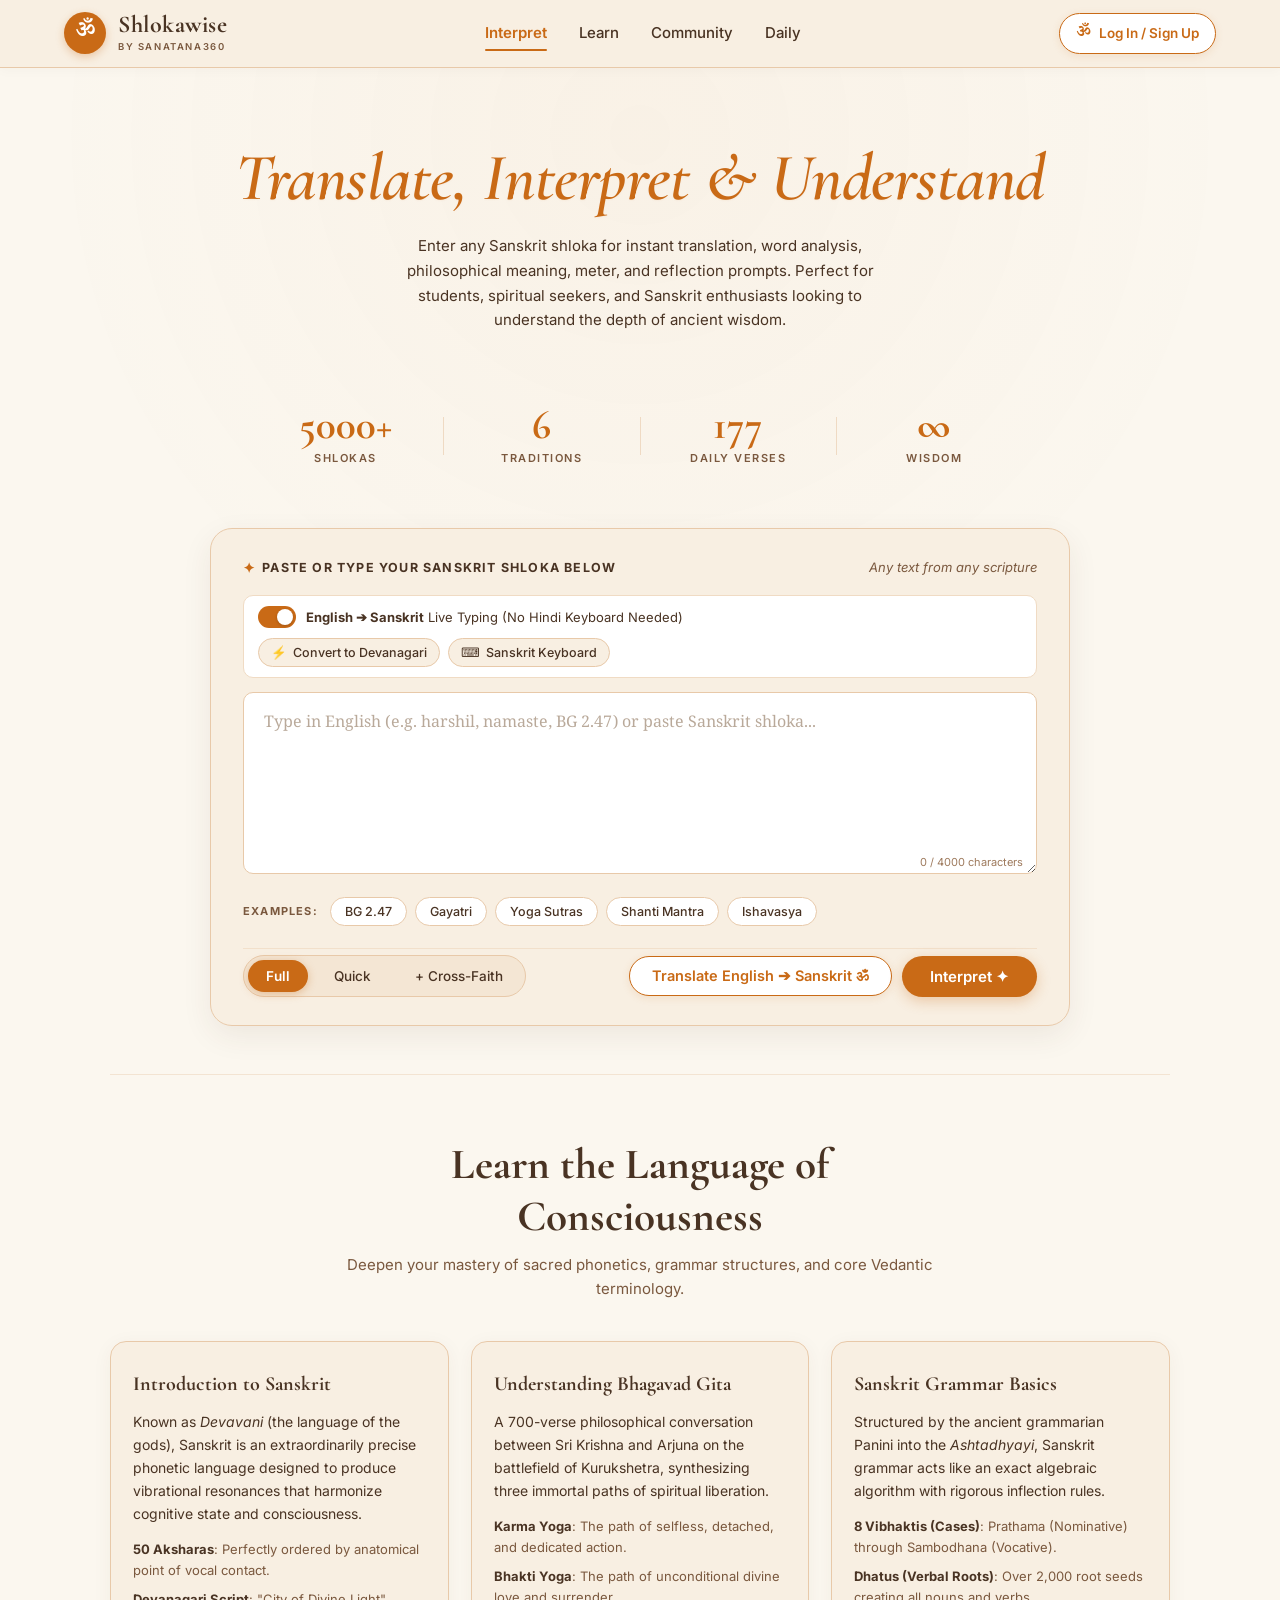
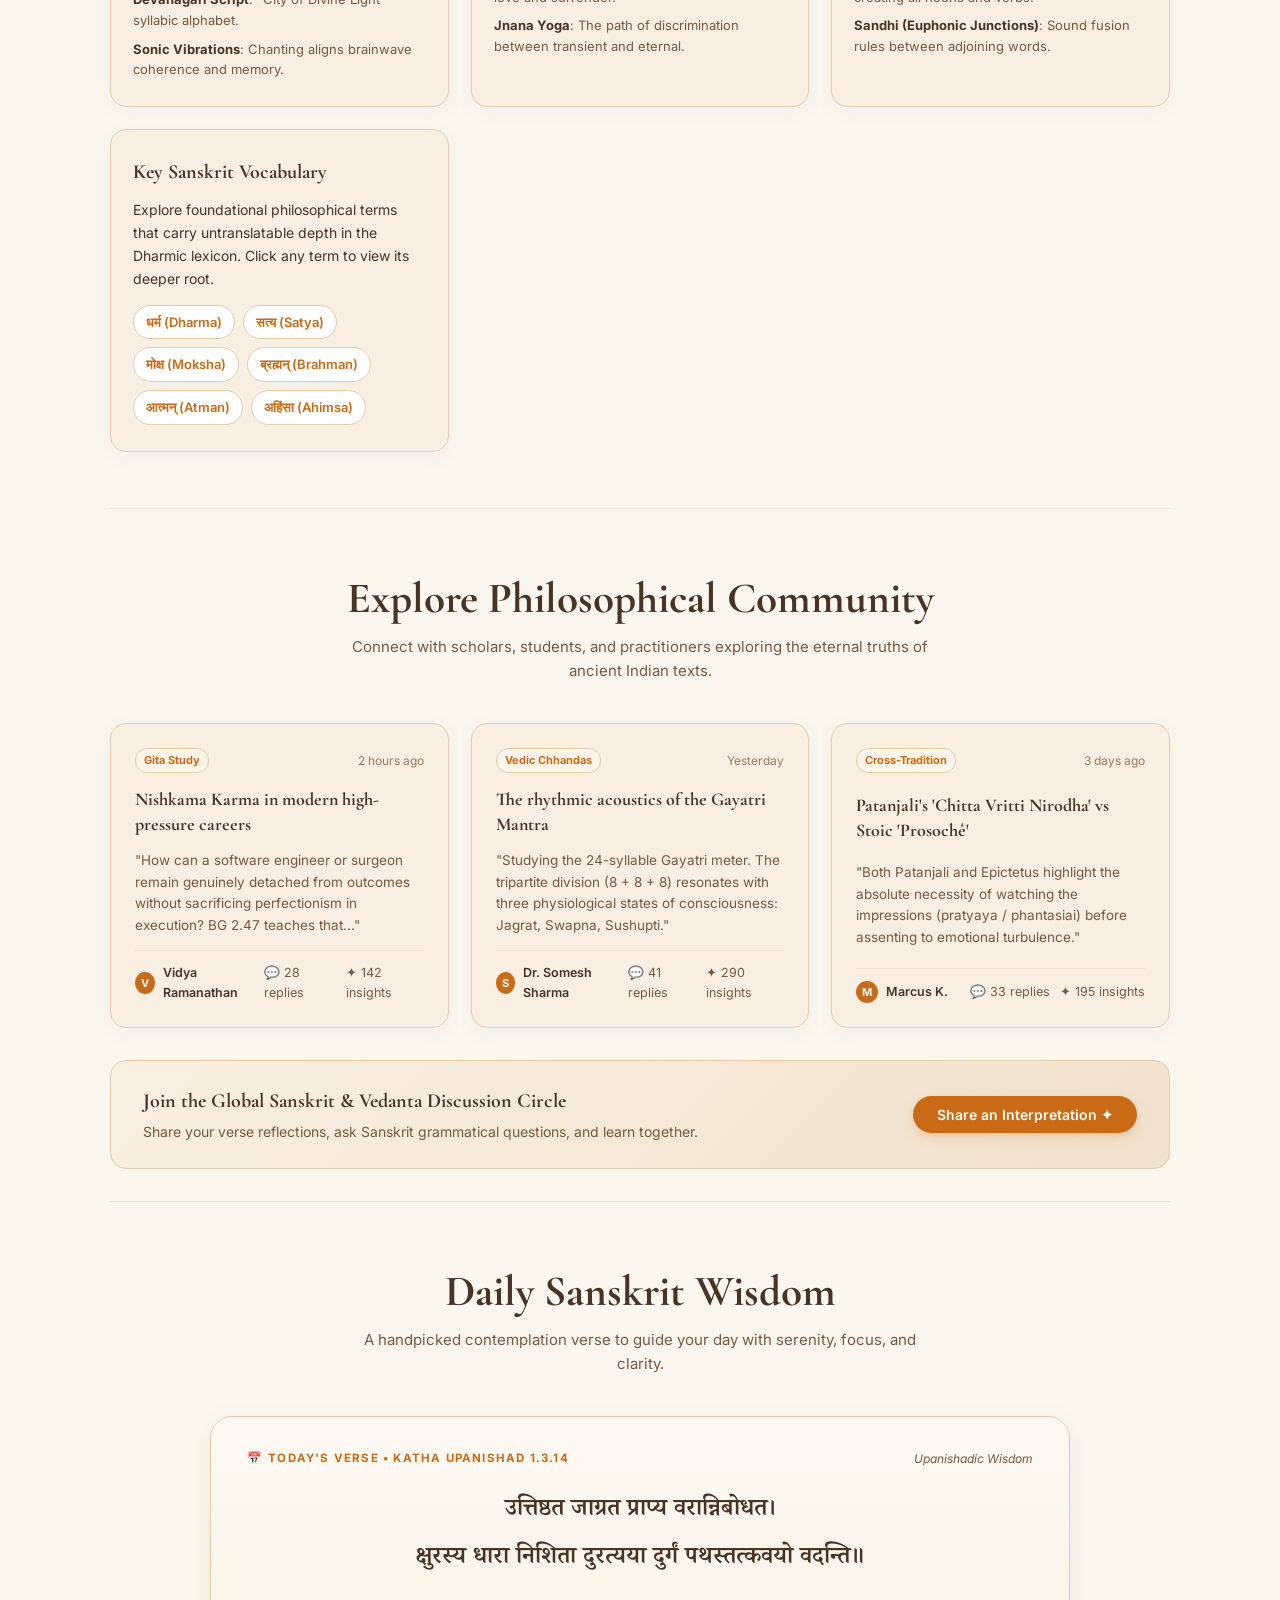
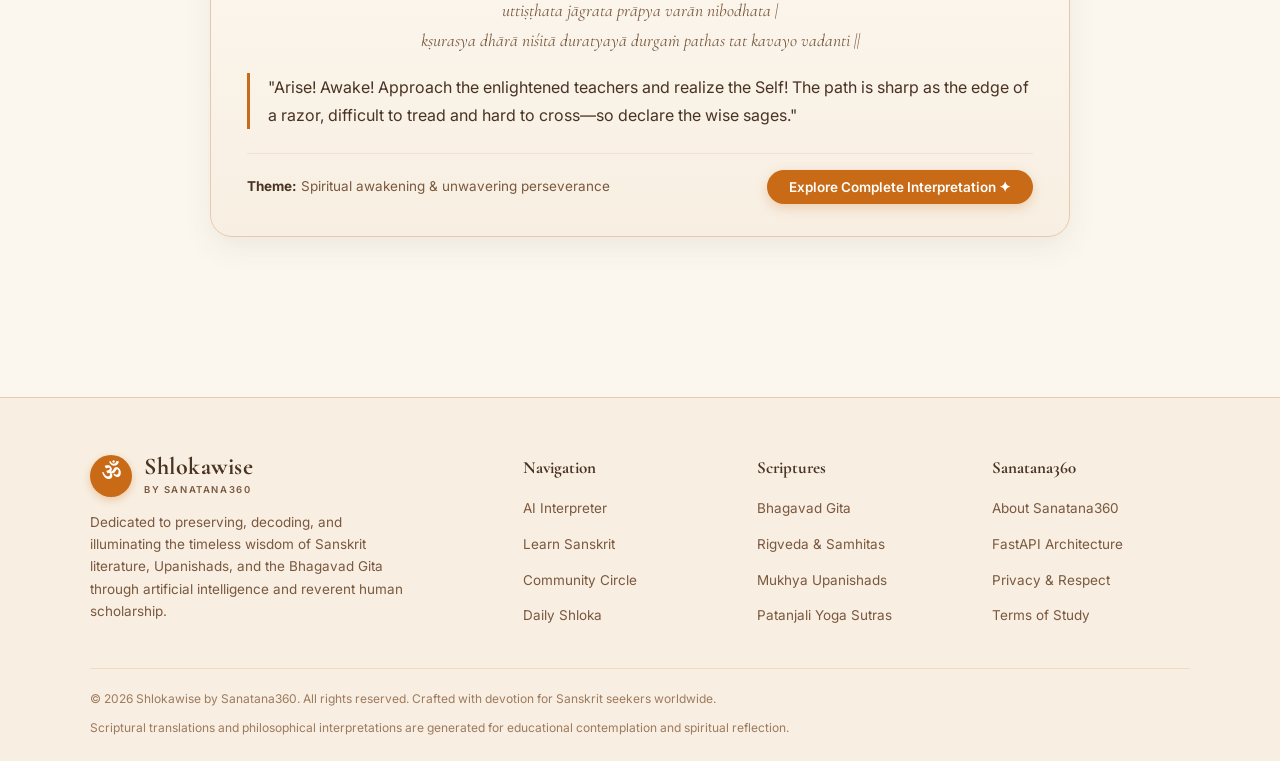
<file: index.html>
<!DOCTYPE html>
<html lang="en">
<head>
    <meta charset="UTF-8">
    <meta name="viewport" content="width=device-width, initial-scale=1.0">
    <title>Shlokawise — Sanskrit AI Shloka Translator & Analyzer</title>
    <meta name="description" content="Translate, interpret and understand Sanskrit shlokas with AI-powered word-by-word analysis, philosophical meaning, meter, and cross-faith parallels.">

    <!-- Google Fonts: Cormorant Garamond, Inter, Noto Serif Devanagari -->
    <link rel="preconnect" href="https://fonts.googleapis.com">
    <link rel="preconnect" href="https://fonts.gstatic.com" crossorigin>
    <link href="https://fonts.googleapis.com/css2?family=Cormorant+Garamond:ital,wght@0,400;0,500;0,600;0,700;1,400;1,600;1,700&family=Inter:wght@300;400;500;600;700&family=Noto+Serif+Devanagari:wght@400;500;600;700&display=swap" rel="stylesheet">

    <link rel="stylesheet" href="style.css">
</head>
<body>

    <!-- 1. Navigation Bar -->
    <header class="site-header">
        <nav class="navbar">
            <!-- Brand Logo & Name -->
            <a href="#home" class="brand-group">
                <div class="om-logo-circle" aria-label="Om Logo">
                    <span class="om-symbol">ॐ</span>
                </div>
                <div class="brand-text">
                    <span class="brand-title">Shlokawise</span>
                    <span class="brand-subtitle">BY SANATANA360</span>
                </div>
            </a>

            <!-- Center Navigation Links -->
            <div class="nav-center" id="navLinks">
                <a href="#interpret" class="nav-link active">Interpret</a>
                <a href="#learn" class="nav-link">Learn</a>
                <a href="#community" class="nav-link">Community</a>
                <a href="#daily" class="nav-link">Daily</a>
            </div>

            <!-- Right Profile / Login Menu -->
            <div class="nav-right">
                <!-- Logged Out Button -->
                <button type="button" class="auth-login-btn" id="navLoginBtn">
                    <span class="auth-btn-icon">ॐ</span>
                    <span class="auth-btn-text">Log In / Sign Up</span>
                </button>

                <!-- Logged In Profile Dropdown -->
                <div class="profile-dropdown-container" id="profileDropdownContainer" hidden>
                    <button class="profile-button" id="profileBtn" aria-expanded="false" aria-haspopup="true">
                        <div class="profile-avatar">
                            <span class="avatar-icon">ॐ</span>
                        </div>
                        <span class="profile-username" id="navUsername">Seeker</span>
                        <svg class="dropdown-caret" width="12" height="12" viewBox="0 0 24 24" fill="none" stroke="currentColor" stroke-width="2.5" stroke-linecap="round" stroke-linejoin="round">
                            <polyline points="6 9 12 15 18 9"></polyline>
                        </svg>
                    </button>

                    <!-- Dropdown Profile Menu -->
                    <div class="profile-menu" id="profileMenu">
                        <div class="profile-menu-header">
                            <div class="menu-user-badge">Seeker Account</div>
                            <div class="menu-user-name" id="menuUserName">Seeker</div>
                            <div class="menu-user-email" id="menuUserEmail">seeker@example.com</div>
                        </div>
                        <div class="profile-menu-items">
                            <button type="button" class="profile-menu-item signout-btn" id="menuSignOut">
                                <svg width="15" height="15" viewBox="0 0 24 24" fill="none" stroke="currentColor" stroke-width="2"><path d="M9 21H5a2 2 0 0 1-2-2V5a2 2 0 0 1 2-2h4"></path><polyline points="16 17 21 12 16 7"></polyline><line x1="21" y1="12" x2="9" y2="12"></line></svg>
                                <span>Sign Out</span>
                            </button>
                        </div>
                    </div>
                </div>

                <!-- Mobile Hamburger Button -->
                <button class="mobile-toggle" id="mobileMenuBtn" aria-label="Toggle navigation menu">
                    <span class="hamburger-bar"></span>
                    <span class="hamburger-bar"></span>
                    <span class="hamburger-bar"></span>
                </button>
            </div>
        </nav>

        <!-- Mobile Navigation Drawer -->
        <div class="mobile-nav-drawer" id="mobileDrawer">
            <a href="#interpret" class="mobile-nav-link active">Interpret</a>
            <a href="#learn" class="mobile-nav-link">Learn</a>
            <a href="#community" class="mobile-nav-link">Community</a>
            <a href="#daily" class="mobile-nav-link">Daily</a>
            <div class="mobile-drawer-footer">
                <button type="button" class="mobile-auth-btn" id="mobileAuthBtn">
                    <span class="avatar-icon">ॐ</span>
                    <span id="mobileAuthLabel">Log In / Sign Up</span>
                </button>
            </div>
        </div>
    </header>

    <!-- Main Content Container -->
    <main class="page-container" id="home">

        <!-- 2. Hero Section -->
        <section class="hero-section">
            <h1 class="hero-title">Translate, Interpret &amp; Understand</h1>
            <p class="hero-description">
                Enter any Sanskrit shloka for instant translation, word analysis, philosophical meaning, meter, and reflection prompts. Perfect for students, spiritual seekers, and Sanskrit enthusiasts looking to understand the depth of ancient wisdom.
            </p>
        </section>

        <!-- 3. Statistics Section -->
        <section class="stats-section" aria-label="Shlokawise Key Statistics">
            <div class="stat-card">
                <div class="stat-number">5000+</div>
                <div class="stat-label">SHLOKAS</div>
            </div>
            <div class="stat-divider"></div>
            <div class="stat-card">
                <div class="stat-number">6</div>
                <div class="stat-label">TRADITIONS</div>
            </div>
            <div class="stat-divider"></div>
            <div class="stat-card">
                <div class="stat-number">177</div>
                <div class="stat-label">DAILY VERSES</div>
            </div>
            <div class="stat-divider"></div>
            <div class="stat-card">
                <div class="stat-number">∞</div>
                <div class="stat-label">WISDOM</div>
            </div>
        </section>

        <!-- 4. Sanskrit Shloka Input Card -->
        <section class="interpreter-section" id="interpret">
            <div class="shloka-input-card">
                <!-- Card Header -->
                <div class="card-top-row">
                    <div class="card-instruction">
                        <span class="star-glyph">✦</span> PASTE OR TYPE YOUR SANSKRIT SHLOKA BELOW
                    </div>
                    <div class="card-subtitle">
                        Any text from any scripture
                    </div>
                </div>

                <!-- English to Sanskrit Typing & Keyboard Helper Toolbar -->
                <div class="keyboard-helper-toolbar">
                    <div class="helper-left">
                        <label class="translit-toggle-pill" title="Type in English (e.g. 'harshil', 'namaste', 'dharma') to automatically write in Sanskrit Devanagari!">
                            <input type="checkbox" id="liveTranslitToggle" checked>
                            <span class="pill-track">
                                <span class="pill-thumb"></span>
                            </span>
                            <span class="pill-text"><strong>English ➔ Sanskrit</strong> Live Typing (No Hindi Keyboard Needed)</span>
                        </label>
                    </div>
                    <div class="helper-right">
                        <button type="button" class="tool-pill-btn" id="transliterateBtn" title="Convert current English text into Sanskrit Devanagari">
                            <span class="btn-icon">⚡</span> Convert to Devanagari
                        </button>
                        <button type="button" class="tool-pill-btn" id="toggleVirtualKbBtn" title="Toggle On-Screen Sanskrit / Hindi Keyboard">
                            <span class="btn-icon">⌨</span> Sanskrit Keyboard
                        </button>
                    </div>
                </div>

                <!-- On-Screen Virtual Sanskrit / Devanagari Keyboard -->
                <div class="virtual-keyboard-panel" id="virtualKeyboardPanel" hidden>
                    <div class="vk-header">
                        <span class="vk-title">✦ Sanskrit / Devanagari On-Screen Keyboard</span>
                        <span class="vk-hint">Click any letter, matra or sign to insert at cursor</span>
                        <button type="button" class="vk-close-btn" id="closeVirtualKbBtn" aria-label="Close keyboard">&times;</button>
                    </div>
                    <!-- Swar (Vowels) -->
                    <div class="vk-row-group">
                        <span class="vk-row-label">Swar (Vowels):</span>
                        <div class="vk-keys">
                            <button type="button" class="vk-key" data-char="अ">अ</button>
                            <button type="button" class="vk-key" data-char="आ">आ</button>
                            <button type="button" class="vk-key" data-char="इ">इ</button>
                            <button type="button" class="vk-key" data-char="ई">ई</button>
                            <button type="button" class="vk-key" data-char="उ">उ</button>
                            <button type="button" class="vk-key" data-char="ऊ">ऊ</button>
                            <button type="button" class="vk-key" data-char="ऋ">ऋ</button>
                            <button type="button" class="vk-key" data-char="ॠ">ॠ</button>
                            <button type="button" class="vk-key" data-char="ए">ए</button>
                            <button type="button" class="vk-key" data-char="ऐ">ऐ</button>
                            <button type="button" class="vk-key" data-char="ओ">ओ</button>
                            <button type="button" class="vk-key" data-char="औ">औ</button>
                            <button type="button" class="vk-key" data-char="ॐ">ॐ</button>
                        </div>
                    </div>
                    <!-- Matras & Diacritics -->
                    <div class="vk-row-group">
                        <span class="vk-row-label">Matras & Marks:</span>
                        <div class="vk-keys">
                            <button type="button" class="vk-key matra-key" data-char="ा">ा</button>
                            <button type="button" class="vk-key matra-key" data-char="ि">ि</button>
                            <button type="button" class="vk-key matra-key" data-char="ी">ी</button>
                            <button type="button" class="vk-key matra-key" data-char="ु">ु</button>
                            <button type="button" class="vk-key matra-key" data-char="ू">ू</button>
                            <button type="button" class="vk-key matra-key" data-char="ृ">ृ</button>
                            <button type="button" class="vk-key matra-key" data-char="े">े</button>
                            <button type="button" class="vk-key matra-key" data-char="ै">ै</button>
                            <button type="button" class="vk-key matra-key" data-char="ो">ो</button>
                            <button type="button" class="vk-key matra-key" data-char="ौ">ौ</button>
                            <button type="button" class="vk-key matra-key" data-char="ं" title="Anusvara">ं</button>
                            <button type="button" class="vk-key matra-key" data-char="ः" title="Visarga">ः</button>
                            <button type="button" class="vk-key matra-key" data-char="्" title="Halant / Virama">्</button>
                            <button type="button" class="vk-key matra-key" data-char="ँ" title="Chandrabindu">ँ</button>
                            <button type="button" class="vk-key matra-key" data-char="ऽ" title="Avagraha">ऽ</button>
                            <button type="button" class="vk-key" data-char="।">।</button>
                            <button type="button" class="vk-key" data-char="॥">॥</button>
                        </div>
                    </div>
                    <!-- Vyanjan (Consonants) -->
                    <div class="vk-row-group">
                        <span class="vk-row-label">Vyanjan (Consonants):</span>
                        <div class="vk-keys">
                            <button type="button" class="vk-key" data-char="क">क</button>
                            <button type="button" class="vk-key" data-char="ख">ख</button>
                            <button type="button" class="vk-key" data-char="ग">ग</button>
                            <button type="button" class="vk-key" data-char="घ">घ</button>
                            <button type="button" class="vk-key" data-char="ङ">ङ</button>
                            <button type="button" class="vk-key" data-char="च">च</button>
                            <button type="button" class="vk-key" data-char="छ">छ</button>
                            <button type="button" class="vk-key" data-char="ज">ज</button>
                            <button type="button" class="vk-key" data-char="झ">झ</button>
                            <button type="button" class="vk-key" data-char="ञ">ञ</button>
                            <button type="button" class="vk-key" data-char="ट">ट</button>
                            <button type="button" class="vk-key" data-char="ठ">ठ</button>
                            <button type="button" class="vk-key" data-char="ड">ड</button>
                            <button type="button" class="vk-key" data-char="ढ">ढ</button>
                            <button type="button" class="vk-key" data-char="ण">ण</button>
                            <button type="button" class="vk-key" data-char="त">त</button>
                            <button type="button" class="vk-key" data-char="थ">थ</button>
                            <button type="button" class="vk-key" data-char="द">द</button>
                            <button type="button" class="vk-key" data-char="ध">ध</button>
                            <button type="button" class="vk-key" data-char="न">न</button>
                            <button type="button" class="vk-key" data-char="प">प</button>
                            <button type="button" class="vk-key" data-char="फ">फ</button>
                            <button type="button" class="vk-key" data-char="ब">ब</button>
                            <button type="button" class="vk-key" data-char="भ">भ</button>
                            <button type="button" class="vk-key" data-char="म">म</button>
                            <button type="button" class="vk-key" data-char="य">य</button>
                            <button type="button" class="vk-key" data-char="र">र</button>
                            <button type="button" class="vk-key" data-char="ल">ल</button>
                            <button type="button" class="vk-key" data-char="व">व</button>
                            <button type="button" class="vk-key" data-char="श">श</button>
                            <button type="button" class="vk-key" data-char="ष">ष</button>
                            <button type="button" class="vk-key" data-char="स">स</button>
                            <button type="button" class="vk-key" data-char="ह">ह</button>
                            <button type="button" class="vk-key" data-char="क्ष">क्ष</button>
                            <button type="button" class="vk-key" data-char="त्र">त्र</button>
                            <button type="button" class="vk-key" data-char="ज्ञ">ज्ञ</button>
                            <button type="button" class="vk-key" data-char="श्र">श्र</button>
                            <button type="button" class="vk-key vk-action-key" id="vkSpaceBtn" title="Space">Space</button>
                            <button type="button" class="vk-key vk-action-key" id="vkBackspaceBtn" title="Backspace">⌫ Del</button>
                            <button type="button" class="vk-key vk-action-key" id="vkClearBtn" title="Clear">Clear</button>
                        </div>
                    </div>
                </div>

                <!-- Textarea -->
                <div class="textarea-wrapper">
                    <textarea 
                        id="shlokaInput" 
                        class="shloka-textarea" 
                        rows="4" 
                        placeholder="Type in English (e.g. harshil, namaste, BG 2.47) or paste Sanskrit shloka..."
                        spellcheck="false"
                    ></textarea>
                    <div class="char-counter" id="charCounter">0 / 4000 characters</div>
                </div>

                <!-- Transliteration Notice & Conversion Quick-Pill -->
                <div class="translit-status-bar" id="translitStatusBar" hidden>
                    <span class="status-icon">✦</span>
                    <span class="status-msg" id="translitStatusMsg">English text detected. Convert to Sanskrit or translate:</span>
                    <div class="status-actions">
                        <button type="button" class="mini-status-btn" id="miniTranslitBtn">Convert to Sanskrit (Phonetic)</button>
                        <button type="button" class="mini-status-btn primary" id="miniTranslateBtn">Translate to Sanskrit (AI)</button>
                    </div>
                </div>

                <!-- Validation / Feedback Banner -->
                <div class="validation-banner" id="validationBanner" role="alert" hidden>
                    <span class="validation-icon">⚠</span>
                    <span class="validation-text" id="validationText">Please enter or choose a Sanskrit shloka to interpret.</span>
                </div>

                <!-- Example Shloka Buttons -->
                <div class="examples-container">
                    <span class="examples-tag">EXAMPLES:</span>
                    <div class="example-buttons-group">
                        <button type="button" class="example-btn" data-verse="bg247">BG 2.47</button>
                        <button type="button" class="example-btn" data-verse="gayatri">Gayatri</button>
                        <button type="button" class="example-btn" data-verse="yogasutras">Yoga Sutras</button>
                        <button type="button" class="example-btn" data-verse="shanti">Shanti Mantra</button>
                        <button type="button" class="example-btn" data-verse="ishavasya">Ishavasya</button>
                    </div>
                </div>

                <!-- Mode Selector & Interpret Action Row -->
                <div class="card-action-row">
                    <!-- Interpretation Mode Selector -->
                    <div class="mode-selector-group" role="radiogroup" aria-label="Interpretation Mode">
                        <button type="button" class="mode-btn active" data-mode="full" role="radio" aria-checked="true">
                            Full
                        </button>
                        <button type="button" class="mode-btn" data-mode="quick" role="radio" aria-checked="false">
                            Quick
                        </button>
                        <button type="button" class="mode-btn" data-mode="cross_faith" role="radio" aria-checked="false">
                            + Cross-Faith
                        </button>
                    </div>

                    <!-- Action Submit Group -->
                    <div class="action-submit-group">
                        <button type="button" class="translate-btn" id="translateBtn" title="Translate English words or sentences into Sanskrit">
                            <span class="btn-spinner" id="translateSpinner" hidden></span>
                            <span class="btn-label" id="translateBtnLabel">Translate English ➔ Sanskrit ॐ</span>
                        </button>
                        <button type="button" class="interpret-btn" id="interpretBtn">
                            <span class="btn-spinner" id="btnSpinner" hidden></span>
                            <span class="btn-label" id="btnLabel">Interpret ✦</span>
                        </button>
                    </div>
                </div>
            </div>
        </section>

        <!-- 5. Error Message Card (Shown when backend is unreachable) -->
        <section class="backend-error-container" id="errorSection" hidden>
            <div class="error-card">
                <div class="error-header">
                    <div class="error-badge">⚠ SERVER CONNECTION NOTICE</div>
                    <button class="error-close" id="errorCloseBtn">&times;</button>
                </div>
                <h3 class="error-title" id="errorTitle">Unable to Connect to FastAPI Backend</h3>
                <p class="error-message" id="errorMessage">
                    The interpretation request could not reach the backend server.
                </p>
                <div class="error-instructions">
                    <div class="instructions-label">How to start your local backend (choose one):</div>
                    <div class="code-box-row">
                        <code>uvicorn backend.app:app --reload --port 8000</code>
                        <button type="button" class="copy-cmd-btn" id="copyCmdBtn" title="Copy command">Copy</button>
                    </div>
                    <div class="instructions-subnote">
                        💡 <strong>Windows Shortcut:</strong> You can also simply double-click <code>run_backend.bat</code> in the repository folder!
                    </div>
                </div>
                <div class="error-actions-row">
                    <button type="button" class="fallback-explore-btn" id="fallbackExploreBtn">✦ Load Canonical Shloka Offline</button>
                </div>
            </div>
        </section>

        <!-- 6. AI Results Section -->
        <section class="results-section" id="resultsSection" hidden>
            <div class="results-header-card">
                <div class="results-meta">
                    <span class="results-badge" id="resultModeBadge">✦ FULL INTERPRETATION</span>
                    <h2 class="results-title" id="resultTitle">Bhagavad Gita — Chapter 2, Verse 47</h2>
                    <span class="results-meter" id="resultMeter">Meter: Anuṣṭubh Chhandas</span>
                </div>
                <div class="results-actions">
                    <button type="button" class="action-pill-btn" id="copyAllBtn">
                        <svg width="15" height="15" viewBox="0 0 24 24" fill="none" stroke="currentColor" stroke-width="2"><rect x="9" y="9" width="13" height="13" rx="2" ry="2"></rect><path d="M5 15H4a2 2 0 0 1-2-2V4a2 2 0 0 1 2-2h9a2 2 0 0 1 2 2v1"></path></svg>
                        <span>Copy Full Report</span>
                    </button>
                    <button type="button" class="action-pill-btn" id="newInterpretBtn">
                        <svg width="15" height="15" viewBox="0 0 24 24" fill="none" stroke="currentColor" stroke-width="2"><polyline points="23 4 23 10 17 10"></polyline><polyline points="1 20 1 14 7 14"></polyline><path d="M3.51 9a9 9 0 0 1 14.85-3.36L23 10M1 14l4.64 4.36A9 9 0 0 0 20.49 15"></path></svg>
                        <span>New Shloka</span>
                    </button>
                </div>
            </div>

            <!-- Card 1: Original Sanskrit Shloka -->
            <article class="result-card shloka-primary-card">
                <div class="card-header-line">
                    <h3 class="card-heading">✦ Original Sanskrit Shloka</h3>
                    <button type="button" class="copy-icon-btn" id="copyShlokaBtn" aria-label="Copy Sanskrit Shloka">
                        <svg width="14" height="14" viewBox="0 0 24 24" fill="none" stroke="currentColor" stroke-width="2"><rect x="9" y="9" width="13" height="13" rx="2" ry="2"></rect><path d="M5 15H4a2 2 0 0 1-2-2V4a2 2 0 0 1 2-2h9a2 2 0 0 1 2 2v1"></path></svg>
                        <span class="copy-text">Copy Shloka</span>
                    </button>
                </div>
                <div class="sanskrit-display" id="resSanskrit">
                    कर्मण्येवाधिकारस्ते मा फलेषु कदाचन।<br>
                    मा कर्मफलहेतुर्भूर्मा ते सङ्गोऽस्त्वकर्मणि॥
                </div>
            </article>

            <!-- Card 2: Transliteration -->
            <article class="result-card transliteration-card" id="cardTransliteration">
                <div class="card-header-line">
                    <h3 class="card-heading">✦ IAST Roman Transliteration</h3>
                </div>
                <div class="transliteration-text" id="resTransliteration">
                    karmaṇy-evādhikāras te mā phaleṣu kadācana |<br>
                    mā karma-phala-hetur bhūr mā te saṅgo 'stv akarmaṇi ||
                </div>
            </article>

            <!-- Card 3: English Translation -->
            <article class="result-card translation-card">
                <div class="card-header-line">
                    <h3 class="card-heading">✦ English Translation</h3>
                    <button type="button" class="copy-icon-btn" id="copyTranslationBtn" aria-label="Copy English Translation">
                        <svg width="14" height="14" viewBox="0 0 24 24" fill="none" stroke="currentColor" stroke-width="2"><rect x="9" y="9" width="13" height="13" rx="2" ry="2"></rect><path d="M5 15H4a2 2 0 0 1-2-2V4a2 2 0 0 1 2-2h9a2 2 0 0 1 2 2v1"></path></svg>
                        <span class="copy-text">Copy Translation</span>
                    </button>
                </div>
                <blockquote class="translation-text" id="resTranslation">
                    You have a right only to perform your prescribed duty, but never to the fruits of action. Never consider yourself the cause of the results of your activities, and never be attached to inaction.
                </blockquote>
            </article>

            <!-- Card 4: Word-by-Word Analysis (Full/Cross-Faith) -->
            <article class="result-card word-analysis-card" id="cardWordByWord">
                <div class="card-header-line">
                    <h3 class="card-heading">✦ Word-by-Word Analysis (Padachheda &amp; Artha)</h3>
                </div>
                <div class="table-responsive">
                    <table class="word-table">
                        <thead>
                            <tr>
                                <th>Sanskrit Word</th>
                                <th>Transliteration</th>
                                <th>Grammatical Analysis</th>
                                <th>Meaning</th>
                            </tr>
                        </thead>
                        <tbody id="resWordTableBody">
                            <!-- Populated dynamically -->
                        </tbody>
                    </table>
                </div>
            </article>

            <!-- Card 5: Philosophical Meaning -->
            <article class="result-card philosophical-card" id="cardPhilosophical">
                <div class="card-header-line">
                    <h3 class="card-heading">✦ Philosophical Meaning (Darshana &amp; Tattva)</h3>
                </div>
                <div class="card-body-text" id="resPhilosophical">
                    <!-- Populated dynamically -->
                </div>
            </article>

            <!-- Card 6: Historical & Spiritual Context -->
            <article class="result-card context-card" id="cardContext">
                <div class="card-header-line">
                    <h3 class="card-heading">✦ Historical &amp; Spiritual Context</h3>
                </div>
                <div class="card-body-text" id="resContext">
                    <!-- Populated dynamically -->
                </div>
            </article>

            <!-- Card 7: Key Takeaways -->
            <article class="result-card takeaways-card" id="cardTakeaways">
                <div class="card-header-line">
                    <h3 class="card-heading">✦ Key Takeaways &amp; Life Lessons</h3>
                </div>
                <ul class="takeaways-list" id="resTakeaways">
                    <!-- Populated dynamically -->
                </ul>
            </article>

            <!-- Card 8: Reflection Questions -->
            <article class="result-card reflections-card" id="cardReflections">
                <div class="card-header-line">
                    <h3 class="card-heading">✦ Contemplation &amp; Reflection Prompts</h3>
                </div>
                <div class="reflections-grid" id="resReflections">
                    <!-- Populated dynamically -->
                </div>
            </article>

            <!-- Card 9: Cross-Faith & Universal Parallel Traditions -->
            <article class="result-card cross-faith-card" id="cardCrossFaith">
                <div class="card-header-line">
                    <h3 class="card-heading">✦ Cross-Faith Insights &amp; Universal Parallels</h3>
                    <span class="universal-tag">Universal Wisdom</span>
                </div>
                <div class="universal-teaching-banner" id="resUniversalTeaching">
                    The universal dichotomy of control: distinguishing what lies within our sovereign power from what lies beyond it.
                </div>
                <div class="traditions-grid" id="resCrossFaithGrid">
                    <!-- Populated dynamically -->
                </div>
            </article>
        </section>

        <!-- 7. Learn Section -->
        <section class="content-section" id="learn">
            <div class="section-title-wrap">
                <h2 class="section-heading">Learn the Language of Consciousness</h2>
                <p class="section-subtext">Deepen your mastery of sacred phonetics, grammar structures, and core Vedantic terminology.</p>
            </div>

            <div class="learn-grid">
                <!-- Learn Card 1 -->
                <div class="learn-card">
                    <h3 class="learn-title">Introduction to Sanskrit</h3>
                    <p class="learn-description">
                        Known as <em>Devavani</em> (the language of the gods), Sanskrit is an extraordinarily precise phonetic language designed to produce vibrational resonances that harmonize cognitive state and consciousness.
                    </p>
                    <ul class="learn-points">
                        <li><strong>50 Aksharas</strong>: Perfectly ordered by anatomical point of vocal contact.</li>
                        <li><strong>Devanagari Script</strong>: "City of Divine Light" syllabic alphabet.</li>
                        <li><strong>Sonic Vibrations</strong>: Chanting aligns brainwave coherence and memory.</li>
                    </ul>
                </div>

                <!-- Learn Card 2 -->
                <div class="learn-card">
                    <h3 class="learn-title">Understanding Bhagavad Gita</h3>
                    <p class="learn-description">
                        A 700-verse philosophical conversation between Sri Krishna and Arjuna on the battlefield of Kurukshetra, synthesizing three immortal paths of spiritual liberation.
                    </p>
                    <ul class="learn-points">
                        <li><strong>Karma Yoga</strong>: The path of selfless, detached, and dedicated action.</li>
                        <li><strong>Bhakti Yoga</strong>: The path of unconditional divine love and surrender.</li>
                        <li><strong>Jnana Yoga</strong>: The path of discrimination between transient and eternal.</li>
                    </ul>
                </div>

                <!-- Learn Card 3 -->
                <div class="learn-card">
                    <h3 class="learn-title">Sanskrit Grammar Basics</h3>
                    <p class="learn-description">
                        Structured by the ancient grammarian Panini into the <em>Ashtadhyayi</em>, Sanskrit grammar acts like an exact algebraic algorithm with rigorous inflection rules.
                    </p>
                    <ul class="learn-points">
                        <li><strong>8 Vibhaktis (Cases)</strong>: Prathama (Nominative) through Sambodhana (Vocative).</li>
                        <li><strong>Dhatus (Verbal Roots)</strong>: Over 2,000 root seeds creating all nouns and verbs.</li>
                        <li><strong>Sandhi (Euphonic Junctions)</strong>: Sound fusion rules between adjoining words.</li>
                    </ul>
                </div>

                <!-- Learn Card 4 -->
                <div class="learn-card">
                    <h3 class="learn-title">Key Sanskrit Vocabulary</h3>
                    <p class="learn-description">
                        Explore foundational philosophical terms that carry untranslatable depth in the Dharmic lexicon. Click any term to view its deeper root.
                    </p>
                    <div class="terms-cloud">
                        <span class="term-pill" title="Righteousness, cosmic order, duty, moral law">धर्म (Dharma)</span>
                        <span class="term-pill" title="Truth, reality, unchangeable essence">सत्य (Satya)</span>
                        <span class="term-pill" title="Spiritual liberation, freedom from cycle of rebirth">मोक्ष (Moksha)</span>
                        <span class="term-pill" title="The supreme non-dual infinite consciousness">ब्रह्मन् (Brahman)</span>
                        <span class="term-pill" title="The eternal inner Self, the witness observer">आत्मन् (Atman)</span>
                        <span class="term-pill" title="Non-violence, absence of harm in thought, word, and deed">अहिंसा (Ahimsa)</span>
                    </div>
                </div>
            </div>
        </section>

        <!-- 8. Community Section -->
        <section class="content-section" id="community">
            <div class="section-title-wrap">
                <h2 class="section-heading">Explore Philosophical Community</h2>
                <p class="section-subtext">Connect with scholars, students, and practitioners exploring the eternal truths of ancient Indian texts.</p>
            </div>

            <div class="community-grid">
                <!-- Thread 1 -->
                <div class="community-card">
                    <div class="community-meta">
                        <span class="topic-tag">Gita Study</span>
                        <span class="topic-time">2 hours ago</span>
                    </div>
                    <h3 class="community-title">Nishkama Karma in modern high-pressure careers</h3>
                    <p class="community-snippet">
                        "How can a software engineer or surgeon remain genuinely detached from outcomes without sacrificing perfectionism in execution? BG 2.47 teaches that..."
                    </p>
                    <div class="community-footer">
                        <div class="author-info">
                            <span class="author-avatar">V</span>
                            <span class="author-name">Vidya Ramanathan</span>
                        </div>
                        <div class="community-stats">
                            <span>💬 28 replies</span>
                            <span>✦ 142 insights</span>
                        </div>
                    </div>
                </div>

                <!-- Thread 2 -->
                <div class="community-card">
                    <div class="community-meta">
                        <span class="topic-tag">Vedic Chhandas</span>
                        <span class="topic-time">Yesterday</span>
                    </div>
                    <h3 class="community-title">The rhythmic acoustics of the Gayatri Mantra</h3>
                    <p class="community-snippet">
                        "Studying the 24-syllable Gayatri meter. The tripartite division (8 + 8 + 8) resonates with three physiological states of consciousness: Jagrat, Swapna, Sushupti."
                    </p>
                    <div class="community-footer">
                        <div class="author-info">
                            <span class="author-avatar">S</span>
                            <span class="author-name">Dr. Somesh Sharma</span>
                        </div>
                        <div class="community-stats">
                            <span>💬 41 replies</span>
                            <span>✦ 290 insights</span>
                        </div>
                    </div>
                </div>

                <!-- Thread 3 -->
                <div class="community-card">
                    <div class="community-meta">
                        <span class="topic-tag">Cross-Tradition</span>
                        <span class="topic-time">3 days ago</span>
                    </div>
                    <h3 class="community-title">Patanjali's 'Chitta Vritti Nirodha' vs Stoic 'Prosochê'</h3>
                    <p class="community-snippet">
                        "Both Patanjali and Epictetus highlight the absolute necessity of watching the impressions (pratyaya / phantasiai) before assenting to emotional turbulence."
                    </p>
                    <div class="community-footer">
                        <div class="author-info">
                            <span class="author-avatar">M</span>
                            <span class="author-name">Marcus K.</span>
                        </div>
                        <div class="community-stats">
                            <span>💬 33 replies</span>
                            <span>✦ 195 insights</span>
                        </div>
                    </div>
                </div>
            </div>

            <!-- Community CTA Box -->
            <div class="community-cta-box">
                <div class="cta-text">
                    <div class="cta-title">Join the Global Sanskrit &amp; Vedanta Discussion Circle</div>
                    <div class="cta-subtitle">Share your verse reflections, ask Sanskrit grammatical questions, and learn together.</div>
                </div>
                <button type="button" class="cta-btn" id="joinCommunityBtn">Share an Interpretation ✦</button>
            </div>
        </section>

        <!-- 9. Daily Wisdom Section -->
        <section class="content-section" id="daily">
            <div class="section-title-wrap">
                <h2 class="section-heading">Daily Sanskrit Wisdom</h2>
                <p class="section-subtext">A handpicked contemplation verse to guide your day with serenity, focus, and clarity.</p>
            </div>

            <div class="daily-shloka-card">
                <div class="daily-card-header">
                    <div class="daily-date-badge">
                        <span class="calendar-icon">📅</span> TODAY'S VERSE • KATHA UPANISHAD 1.3.14
                    </div>
                    <span class="daily-tradition-tag">Upanishadic Wisdom</span>
                </div>

                <div class="daily-sanskrit" id="dailySanskritText">
                    उत्तिष्ठत जाग्रत प्राप्य वरान्निबोधत।<br>
                    क्षुरस्य धारा निशिता दुरत्यया दुर्गं पथस्तत्कवयो वदन्ति॥
                </div>

                <div class="daily-transliteration" id="dailyTranslitText">
                    uttiṣṭhata jāgrata prāpya varān nibodhata |<br>
                    kṣurasya dhārā niśitā duratyayā durgaṁ pathas tat kavayo vadanti ||
                </div>

                <blockquote class="daily-meaning" id="dailyMeaningText">
                    "Arise! Awake! Approach the enlightened teachers and realize the Self! The path is sharp as the edge of a razor, difficult to tread and hard to cross—so declare the wise sages."
                </blockquote>

                <div class="daily-action-footer">
                    <div class="daily-meta-info">
                        <strong>Theme:</strong> Spiritual awakening &amp; unwavering perseverance
                    </div>
                    <button type="button" class="daily-interpret-btn" id="dailyInterpretBtn">
                        Explore Complete Interpretation ✦
                    </button>
                </div>
            </div>
        </section>

    </main>

    <!-- 10. Site Footer -->
    <footer class="site-footer">
        <div class="footer-container">
            <div class="footer-brand-col">
                <div class="footer-logo-row">
                    <div class="om-logo-circle footer-logo">
                        <span class="om-symbol">ॐ</span>
                    </div>
                    <div class="brand-text">
                        <span class="brand-title footer-title">Shlokawise</span>
                        <span class="brand-subtitle footer-subtitle">BY SANATANA360</span>
                    </div>
                </div>
                <p class="footer-about">
                    Dedicated to preserving, decoding, and illuminating the timeless wisdom of Sanskrit literature, Upanishads, and the Bhagavad Gita through artificial intelligence and reverent human scholarship.
                </p>
            </div>

            <div class="footer-links-col">
                <div class="footer-col-heading">Navigation</div>
                <ul class="footer-links">
                    <li><a href="#interpret">AI Interpreter</a></li>
                    <li><a href="#learn">Learn Sanskrit</a></li>
                    <li><a href="#community">Community Circle</a></li>
                    <li><a href="#daily">Daily Shloka</a></li>
                </ul>
            </div>

            <div class="footer-links-col">
                <div class="footer-col-heading">Scriptures</div>
                <ul class="footer-links">
                    <li><a href="#interpret" class="quick-load-link" data-verse="bg247">Bhagavad Gita</a></li>
                    <li><a href="#interpret" class="quick-load-link" data-verse="gayatri">Rigveda &amp; Samhitas</a></li>
                    <li><a href="#interpret" class="quick-load-link" data-verse="ishavasya">Mukhya Upanishads</a></li>
                    <li><a href="#interpret" class="quick-load-link" data-verse="yogasutras">Patanjali Yoga Sutras</a></li>
                </ul>
            </div>

            <div class="footer-links-col">
                <div class="footer-col-heading">Sanatana360</div>
                <ul class="footer-links">
                    <li><a href="javascript:void(0)" id="footerAboutLink">About Sanatana360</a></li>
                    <li><a href="javascript:void(0)" id="footerApiDocsLink">FastAPI Architecture</a></li>
                    <li><a href="javascript:void(0)" id="footerPrivacyLink">Privacy &amp; Respect</a></li>
                    <li><a href="javascript:void(0)" id="footerTermsLink">Terms of Study</a></li>
                </ul>
            </div>
        </div>

        <div class="footer-bottom">
            <div class="footer-bottom-content">
                <p class="footer-copy">© 2026 Shlokawise by Sanatana360. All rights reserved. Crafted with devotion for Sanskrit seekers worldwide.</p>
                <p class="footer-disclaimer">Scriptural translations and philosophical interpretations are generated for educational contemplation and spiritual reflection.</p>
            </div>
        </div>
    </footer>

    <!-- Toast Notification for Copy/Actions -->
    <div class="toast-notification" id="toastNotification" role="status" aria-live="polite">
        <span class="toast-icon">✓</span>
        <span class="toast-message" id="toastMessage">Copied to clipboard</span>
    </div>

    <!-- Seeker Authentication Modal -->
    <div class="auth-modal-overlay" id="loginModal" hidden>
        <div class="auth-modal-card">
            <div class="auth-modal-header">
                <div class="auth-badge">✦ SANSKRIT AI SEEKER ACCESS</div>
                <button type="button" class="auth-close-btn" id="closeLoginModalBtn">&times;</button>
            </div>
            <h3 class="auth-title">Sign In to Convert to Sanskrit</h3>
            <p class="auth-subtitle" id="authSubtitle">Please sign in to convert English to authentic Sanskrit. Your account is saved so you can access your translations anytime.</p>
            
            <form id="authForm" class="auth-form">
                <div class="auth-field">
                    <label for="authNameInput">Your Name</label>
                    <input type="text" id="authNameInput" placeholder="e.g. Harshil Gupta" required autocomplete="name">
                </div>
                <div class="auth-field">
                    <label for="authEmailInput">Email Address</label>
                    <input type="email" id="authEmailInput" placeholder="e.g. harshil@example.com" required autocomplete="email">
                </div>
                <div class="auth-field">
                    <label for="authPasswordInput">Password / PIN</label>
                    <input type="password" id="authPasswordInput" placeholder="Enter password (minimum 4 characters)" value="seeker123" autocomplete="current-password" required>
                </div>
                
                <div class="auth-actions">
                    <button type="submit" class="auth-submit-btn" id="authSubmitBtn">
                        <span class="btn-spinner" id="authSpinner" hidden></span>
                        <span id="authBtnLabel">Sign In &amp; Convert ✦</span>
                    </button>
                    <button type="button" class="auth-guest-btn" id="authGuestBtn">
                        ⚡ Quick Guest Sign In
                    </button>
                </div>
            </form>
        </div>
    </div>

    <!-- Script File -->
    <script src="script.js"></script>
</body>
</html>
</file>
<file: style.css>
/* ==========================================================================
   Shlokawise — Sanskrit AI Shloka Translator & Analyzer
   Design System & Stylesheet
   Color Palette:
     - Warm Ivory: #FBF7EF
     - Primary Orange: #C96A16
     - Dark Brown Text: #493323
     - Light Cream: #F8EFE2
     - Peach Border: #E8C9A9
     - White: #FFFFFF
   Typography:
     - Headings: 'Cormorant Garamond', serif
     - Body: 'Inter', sans-serif
     - Sanskrit: 'Noto Serif Devanagari', serif
   ========================================================================== */

/* --------------------------------------------------------------------------
   1. CSS Reset & Variables
   -------------------------------------------------------------------------- */
:root {
    --bg-ivory: #FBF7EF;
    --primary-orange: #C96A16;
    --primary-orange-hover: #b2580c;
    --primary-orange-light: #fef4ea;
    --primary-orange-rgb: 201, 106, 22;
    --text-dark-brown: #493323;
    --text-muted-brown: #7A583E;
    --text-light-brown: #9E7A5D;
    --cream-surface: #F8EFE2;
    --cream-surface-alt: #F3E7D3;
    --border-peach: #E8C9A9;
    --border-peach-light: #F0DBC4;
    --white: #FFFFFF;
    --shadow-soft: 0 4px 20px rgba(73, 51, 35, 0.05);
    --shadow-card: 0 10px 30px rgba(73, 51, 35, 0.08);
    --shadow-hover: 0 14px 36px rgba(201, 106, 22, 0.14);
    --radius-sm: 6px;
    --radius-md: 10px;
    --radius-lg: 16px;
    --radius-xl: 22px;
    --font-heading: 'Cormorant Garamond', Georgia, serif;
    --font-body: 'Inter', -apple-system, BlinkMacSystemFont, "Segoe UI", Roboto, sans-serif;
    --font-sanskrit: 'Noto Serif Devanagari', 'Cormorant Garamond', serif;
    --transition-fast: 0.2s ease;
    --transition-normal: 0.3s ease;
}

*, *::before, *::after {
    margin: 0;
    padding: 0;
    box-sizing: border-box;
}

html {
    scroll-behavior: smooth;
    -webkit-font-smoothing: antialiased;
    -moz-osx-font-smoothing: grayscale;
}

body {
    background-color: var(--bg-ivory);
    color: var(--text-dark-brown);
    font-family: var(--font-body);
    font-size: 16px;
    line-height: 1.6;
    min-height: 100vh;
    overflow-x: hidden;
    position: relative;
}

/* Subtle spiritual background grain / glow */
body::before {
    content: '';
    position: fixed;
    top: 0;
    left: 50%;
    transform: translateX(-50%);
    width: 100vw;
    height: 100vh;
    background: radial-gradient(circle at 50% 15%, rgba(201, 106, 22, 0.04) 0%, transparent 60%);
    pointer-events: none;
    z-index: -1;
}

/* --------------------------------------------------------------------------
   2. Typography Helpers
   -------------------------------------------------------------------------- */
h1, h2, h3, h4 {
    font-family: var(--font-heading);
    color: var(--text-dark-brown);
    font-weight: 600;
}

a {
    color: inherit;
    text-decoration: none;
    transition: color var(--transition-fast);
}

button {
    font-family: var(--font-body);
    border: none;
    outline: none;
    cursor: pointer;
    background: none;
}

/* --------------------------------------------------------------------------
   3. Header & Navigation Bar
   -------------------------------------------------------------------------- */
.site-header {
    position: sticky;
    top: 0;
    z-index: 1000;
    background: var(--cream-surface);
    border-bottom: 1px solid var(--border-peach);
    box-shadow: 0 2px 12px rgba(73, 51, 35, 0.03);
    backdrop-filter: blur(8px);
}

.navbar {
    max-width: 1200px;
    margin: 0 auto;
    padding: 12px 24px;
    display: flex;
    align-items: center;
    justify-content: space-between;
}

/* Brand Group */
.brand-group {
    display: flex;
    align-items: center;
    gap: 12px;
}

.om-logo-circle {
    width: 42px;
    height: 42px;
    background-color: var(--primary-orange);
    border-radius: 50%;
    display: flex;
    align-items: center;
    justify-content: center;
    color: var(--white);
    box-shadow: 0 3px 8px rgba(201, 106, 22, 0.3);
    transition: transform var(--transition-fast), box-shadow var(--transition-fast);
}

.brand-group:hover .om-logo-circle {
    transform: scale(1.05) rotate(3deg);
    box-shadow: 0 5px 14px rgba(201, 106, 22, 0.4);
}

.om-symbol {
    font-family: var(--font-sanskrit);
    font-size: 22px;
    font-weight: 700;
    line-height: 1;
}

.brand-text {
    display: flex;
    flex-direction: column;
}

.brand-title {
    font-family: var(--font-heading);
    font-size: 24px;
    font-weight: 700;
    color: var(--text-dark-brown);
    letter-spacing: 0.5px;
    line-height: 1.1;
}

.brand-subtitle {
    font-size: 9.5px;
    font-weight: 600;
    letter-spacing: 1.6px;
    color: var(--text-muted-brown);
    margin-top: 1px;
}

/* Center Navigation Links */
.nav-center {
    display: flex;
    align-items: center;
    gap: 32px;
}

.nav-link {
    font-size: 15px;
    font-weight: 500;
    color: var(--text-dark-brown);
    position: relative;
    padding: 6px 0;
}

.nav-link::after {
    content: '';
    position: absolute;
    bottom: 0;
    left: 0;
    width: 0;
    height: 2px;
    background-color: var(--primary-orange);
    transition: width var(--transition-fast);
    border-radius: 2px;
}

.nav-link:hover {
    color: var(--primary-orange);
}

.nav-link:hover::after,
.nav-link.active::after {
    width: 100%;
}

.nav-link.active {
    color: var(--primary-orange);
    font-weight: 600;
}

/* Right Nav: Profile Dropdown */
.nav-right {
    display: flex;
    align-items: center;
    gap: 16px;
}

.profile-dropdown-container {
    position: relative;
}

.profile-button {
    display: flex;
    align-items: center;
    gap: 10px;
    padding: 6px 14px 6px 8px;
    border: 1px solid var(--border-peach);
    border-radius: 30px;
    background-color: var(--white);
    color: var(--text-dark-brown);
    transition: all var(--transition-fast);
}

.profile-button:hover {
    border-color: var(--primary-orange);
    box-shadow: 0 2px 10px rgba(201, 106, 22, 0.12);
}

.profile-avatar {
    width: 28px;
    height: 28px;
    border-radius: 50%;
    background-color: var(--cream-surface-alt);
    border: 1px solid var(--border-peach);
    display: flex;
    align-items: center;
    justify-content: center;
    color: var(--primary-orange);
    font-size: 13px;
    font-weight: 700;
}

.profile-username {
    font-size: 14px;
    font-weight: 600;
    color: var(--text-dark-brown);
}

.dropdown-caret {
    color: var(--text-muted-brown);
    transition: transform var(--transition-fast);
}

.profile-dropdown-container.open .dropdown-caret {
    transform: rotate(180deg);
}

/* Profile Dropdown Menu */
.profile-menu {
    position: absolute;
    top: calc(100% + 10px);
    right: 0;
    width: 250px;
    background: var(--white);
    border: 1px solid var(--border-peach);
    border-radius: var(--radius-md);
    box-shadow: var(--shadow-card);
    padding: 8px 0;
    display: none;
    animation: fadeInSlide 0.2s ease forwards;
    z-index: 1010;
}

.profile-dropdown-container.open .profile-menu {
    display: block;
}

@keyframes fadeInSlide {
    from {
        opacity: 0;
        transform: translateY(-8px);
    }
    to {
        opacity: 1;
        transform: translateY(0);
    }
}

.profile-menu-header {
    padding: 12px 16px 10px;
    border-bottom: 1px solid var(--border-peach-light);
    background: var(--bg-ivory);
}

.menu-user-badge {
    display: inline-block;
    font-size: 10px;
    text-transform: uppercase;
    font-weight: 700;
    letter-spacing: 0.8px;
    color: var(--primary-orange);
    background: var(--primary-orange-light);
    padding: 2px 6px;
    border-radius: 4px;
    margin-bottom: 4px;
}

.menu-user-name {
    font-size: 14px;
    font-weight: 600;
    color: var(--text-dark-brown);
}

.menu-user-email {
    font-size: 12px;
    color: var(--text-muted-brown);
}

.profile-menu-items {
    padding: 6px 0;
}

.profile-menu-item {
    display: flex;
    align-items: center;
    gap: 10px;
    padding: 9px 16px;
    font-size: 13.5px;
    color: var(--text-dark-brown);
    width: 100%;
    text-align: left;
    transition: background-color var(--transition-fast), color var(--transition-fast);
}

.profile-menu-item:hover {
    background-color: var(--cream-surface);
    color: var(--primary-orange);
}

.menu-item-badge {
    margin-left: auto;
    font-size: 11px;
    background: var(--cream-surface-alt);
    color: var(--text-muted-brown);
    padding: 2px 7px;
    border-radius: 12px;
    font-weight: 600;
}

.profile-menu-divider {
    height: 1px;
    background: var(--border-peach-light);
    margin: 6px 0;
}

.signout-btn {
    color: #b93838;
}

.signout-btn:hover {
    background-color: #fdf2f2;
    color: #9c2727;
}

/* Mobile Toggle Hamburger */
.mobile-toggle {
    display: none;
    flex-direction: column;
    justify-content: space-around;
    width: 28px;
    height: 24px;
    background: transparent;
    cursor: pointer;
    padding: 0;
    z-index: 1001;
}

.hamburger-bar {
    width: 100%;
    height: 2.5px;
    background-color: var(--text-dark-brown);
    border-radius: 2px;
    transition: all 0.3s ease;
}

.mobile-toggle.open .hamburger-bar:nth-child(1) {
    transform: translateY(8px) rotate(45deg);
}
.mobile-toggle.open .hamburger-bar:nth-child(2) {
    opacity: 0;
}
.mobile-toggle.open .hamburger-bar:nth-child(3) {
    transform: translateY(-8px) rotate(-45deg);
}

/* Mobile Nav Drawer */
.mobile-nav-drawer {
    display: none;
    background: var(--cream-surface);
    border-bottom: 1px solid var(--border-peach);
    padding: 18px 24px;
    flex-direction: column;
    gap: 16px;
    box-shadow: 0 8px 24px rgba(73, 51, 35, 0.08);
}

.mobile-nav-drawer.open {
    display: flex;
}

.mobile-nav-link {
    font-size: 16px;
    font-weight: 500;
    color: var(--text-dark-brown);
    padding: 8px 0;
    border-bottom: 1px solid var(--border-peach-light);
}

.mobile-nav-link.active {
    color: var(--primary-orange);
    font-weight: 600;
}

.mobile-drawer-footer {
    padding-top: 10px;
}

.mobile-user-row {
    display: flex;
    align-items: center;
    gap: 10px;
    font-size: 14px;
    color: var(--text-muted-brown);
}

/* Auth Login Navbar Button */
.auth-login-btn {
    display: inline-flex;
    align-items: center;
    gap: 8px;
    padding: 7px 16px;
    background: #ffffff;
    border: 1.5px solid var(--primary-orange);
    border-radius: 24px;
    color: var(--primary-orange);
    font-size: 13.5px;
    font-weight: 600;
    cursor: pointer;
    transition: all var(--transition-fast);
    box-shadow: 0 2px 8px rgba(201, 106, 22, 0.12);
}

.auth-login-btn:hover {
    background: var(--primary-orange);
    color: #ffffff;
    transform: translateY(-1px);
    box-shadow: 0 4px 12px rgba(201, 106, 22, 0.25);
}

.auth-btn-icon {
    font-family: var(--font-sanskrit);
    font-size: 16px;
    font-weight: bold;
}

.mobile-auth-btn {
    display: flex;
    align-items: center;
    justify-content: center;
    gap: 10px;
    width: 100%;
    padding: 10px;
    background: var(--primary-orange);
    color: #ffffff;
    border: none;
    border-radius: var(--radius-md);
    font-size: 14px;
    font-weight: 600;
    cursor: pointer;
}

/* Authentication Modal Dialog */
.auth-modal-overlay {
    position: fixed;
    top: 0;
    left: 0;
    width: 100vw;
    height: 100vh;
    background: rgba(73, 51, 35, 0.55);
    backdrop-filter: blur(4px);
    z-index: 2000;
    display: flex;
    align-items: center;
    justify-content: center;
    padding: 20px;
    animation: fadeIn 0.25s ease;
}

.auth-modal-overlay[hidden] {
    display: none !important;
}

.auth-modal-card {
    background: var(--bg-ivory);
    border: 1px solid var(--border-peach);
    border-radius: var(--radius-xl);
    max-width: 440px;
    width: 100%;
    padding: 30px 28px;
    box-shadow: 0 20px 50px rgba(73, 51, 35, 0.2);
    position: relative;
    animation: slideUpFade 0.3s ease;
}

.auth-modal-header {
    display: flex;
    justify-content: space-between;
    align-items: center;
    margin-bottom: 12px;
}

.auth-badge {
    font-size: 10.5px;
    font-weight: 700;
    letter-spacing: 1.2px;
    color: var(--primary-orange);
    text-transform: uppercase;
}

.auth-close-btn {
    font-size: 24px;
    color: var(--text-muted-brown);
    cursor: pointer;
    line-height: 1;
    background: none;
    border: none;
    padding: 0 4px;
}

.auth-close-btn:hover {
    color: var(--primary-orange);
}

.auth-title {
    font-family: var(--font-heading);
    font-size: 24px;
    font-weight: 700;
    color: var(--text-dark-brown);
    margin-bottom: 6px;
}

.auth-subtitle {
    font-size: 13.5px;
    color: var(--text-muted-brown);
    line-height: 1.5;
    margin-bottom: 20px;
}

.auth-form {
    display: flex;
    flex-direction: column;
    gap: 14px;
}

.auth-field {
    display: flex;
    flex-direction: column;
    gap: 6px;
    text-align: left;
}

.auth-field label {
    font-size: 12px;
    font-weight: 600;
    color: var(--text-dark-brown);
    text-transform: uppercase;
    letter-spacing: 0.5px;
}

.auth-field input {
    padding: 10px 14px;
    background: #ffffff;
    border: 1px solid var(--border-peach);
    border-radius: var(--radius-md);
    font-size: 14px;
    color: var(--text-dark-brown);
    outline: none;
    transition: border-color var(--transition-fast), box-shadow var(--transition-fast);
}

.auth-field input:focus {
    border-color: var(--primary-orange);
    box-shadow: 0 0 0 3px rgba(201, 106, 22, 0.12);
}

.auth-actions {
    display: flex;
    flex-direction: column;
    gap: 10px;
    margin-top: 8px;
}

.auth-submit-btn {
    display: flex;
    align-items: center;
    justify-content: center;
    gap: 8px;
    padding: 12px;
    background: var(--primary-orange);
    color: #ffffff;
    border: none;
    border-radius: 25px;
    font-size: 15px;
    font-weight: 600;
    cursor: pointer;
    box-shadow: 0 4px 14px rgba(201, 106, 22, 0.3);
    transition: all var(--transition-fast);
}

.auth-submit-btn:hover {
    background: var(--primary-orange-hover);
    transform: translateY(-1px);
    box-shadow: 0 6px 18px rgba(201, 106, 22, 0.4);
}

.auth-guest-btn {
    padding: 9px;
    background: transparent;
    color: var(--text-muted-brown);
    border: 1px dashed var(--border-peach);
    border-radius: 25px;
    font-size: 13px;
    font-weight: 500;
    cursor: pointer;
    transition: all var(--transition-fast);
}

.auth-guest-btn:hover {
    background: var(--cream-surface);
    color: var(--primary-orange);
    border-color: var(--primary-orange);
}

/* --------------------------------------------------------------------------
   4. Hero Section
   -------------------------------------------------------------------------- */
.page-container {
    max-width: 1100px;
    margin: 0 auto;
    padding: 48px 20px 80px;
}

.hero-section {
    text-align: center;
    padding: 24px 16px 28px;
}

.hero-badge {
    display: inline-block;
    font-size: 11px;
    font-weight: 700;
    letter-spacing: 2px;
    color: var(--primary-orange);
    background: var(--primary-orange-light);
    border: 1px solid var(--border-peach);
    padding: 5px 14px;
    border-radius: 30px;
    margin-bottom: 20px;
    text-transform: uppercase;
}

.hero-title {
    font-family: var(--font-heading);
    font-size: clamp(2.6rem, 5.2vw, 4.3rem);
    font-style: italic;
    font-weight: 600;
    color: var(--primary-orange);
    line-height: 1.15;
    margin-bottom: 18px;
    letter-spacing: -0.5px;
    text-shadow: 0 1px 2px rgba(201, 106, 22, 0.05);
}

.hero-description {
    max-width: 480px;
    margin: 0 auto;
    font-size: 15px;
    color: var(--text-dark-brown);
    line-height: 1.65;
    font-weight: 400;
}

/* --------------------------------------------------------------------------
   5. Statistics Section
   -------------------------------------------------------------------------- */
.stats-section {
    display: flex;
    justify-content: center;
    align-items: center;
    gap: 36px;
    margin: 28px auto 44px;
    padding: 16px 24px;
    max-width: 760px;
}

.stat-card {
    text-align: center;
    flex: 1;
}

.stat-number {
    font-family: var(--font-heading);
    font-size: clamp(2rem, 3.2vw, 2.7rem);
    font-weight: 700;
    color: var(--primary-orange);
    line-height: 1;
    margin-bottom: 4px;
}

.stat-label {
    font-size: 11px;
    font-weight: 600;
    letter-spacing: 1.5px;
    color: var(--text-muted-brown);
    text-transform: uppercase;
}

.stat-divider {
    width: 1px;
    height: 38px;
    background: var(--border-peach);
    opacity: 0.6;
}

/* --------------------------------------------------------------------------
   6. Sanskrit Shloka Input Card
   -------------------------------------------------------------------------- */
.interpreter-section {
    margin-bottom: 48px;
}

.shloka-input-card {
    background-color: var(--cream-surface);
    border: 1px solid var(--border-peach);
    border-radius: var(--radius-xl);
    box-shadow: var(--shadow-card);
    padding: 28px 32px;
    max-width: 860px;
    margin: 0 auto;
    position: relative;
    transition: box-shadow var(--transition-normal);
}

.shloka-input-card:hover {
    box-shadow: 0 14px 40px rgba(73, 51, 35, 0.1);
}

/* Card Top Row */
.card-top-row {
    display: flex;
    justify-content: space-between;
    align-items: center;
    margin-bottom: 12px;
    flex-wrap: wrap;
    gap: 8px;
}

/* Keyboard Helper Toolbar */
.keyboard-helper-toolbar {
    display: flex;
    justify-content: space-between;
    align-items: center;
    margin-bottom: 14px;
    padding: 10px 14px;
    background: #ffffff;
    border: 1px solid var(--border-peach-light);
    border-radius: var(--radius-md);
    flex-wrap: wrap;
    gap: 10px;
}

.helper-left {
    display: flex;
    align-items: center;
    gap: 10px;
}

.translit-toggle-pill {
    display: inline-flex;
    align-items: center;
    gap: 10px;
    cursor: pointer;
    user-select: none;
    font-size: 13px;
    color: var(--text-dark-brown);
}

.translit-toggle-pill input {
    position: absolute;
    opacity: 0;
    pointer-events: none;
}

.pill-track {
    width: 38px;
    height: 22px;
    background: #dfcbba;
    border-radius: 20px;
    position: relative;
    transition: background var(--transition-fast);
    flex-shrink: 0;
}

.pill-thumb {
    width: 16px;
    height: 16px;
    background: #ffffff;
    border-radius: 50%;
    position: absolute;
    top: 3px;
    left: 3px;
    transition: transform var(--transition-fast);
    box-shadow: 0 1px 3px rgba(0,0,0,0.2);
}

.translit-toggle-pill input:checked + .pill-track {
    background: var(--primary-orange);
}

.translit-toggle-pill input:checked + .pill-track .pill-thumb {
    transform: translateX(16px);
}

.helper-right {
    display: flex;
    align-items: center;
    gap: 8px;
    flex-wrap: wrap;
}

.tool-pill-btn {
    display: inline-flex;
    align-items: center;
    gap: 6px;
    padding: 6px 12px;
    background: var(--cream-surface);
    border: 1px solid var(--border-peach);
    border-radius: 20px;
    font-size: 12.5px;
    font-weight: 500;
    color: var(--text-dark-brown);
    cursor: pointer;
    transition: all var(--transition-fast);
}

.tool-pill-btn:hover {
    background: var(--primary-orange-light);
    border-color: var(--primary-orange);
    color: var(--primary-orange);
}

/* On-Screen Virtual Sanskrit Keyboard Panel */
.virtual-keyboard-panel {
    background: #fffdf9;
    border: 1px solid var(--border-peach);
    border-radius: var(--radius-md);
    padding: 14px;
    margin-bottom: 14px;
    box-shadow: 0 6px 20px rgba(73, 51, 35, 0.08);
    animation: fadeIn 0.2s ease;
}

.virtual-keyboard-panel[hidden] {
    display: none !important;
}

.vk-header {
    display: flex;
    justify-content: space-between;
    align-items: center;
    margin-bottom: 10px;
    padding-bottom: 8px;
    border-bottom: 1px solid var(--border-peach-light);
}

.vk-title {
    font-size: 13px;
    font-weight: 700;
    color: var(--primary-orange);
    letter-spacing: 0.5px;
}

.vk-hint {
    font-size: 11.5px;
    font-style: italic;
    color: var(--text-muted-brown);
}

.vk-close-btn {
    font-size: 18px;
    line-height: 1;
    color: var(--text-muted-brown);
    cursor: pointer;
    padding: 0 4px;
}

.vk-close-btn:hover {
    color: var(--primary-orange);
}

.vk-row-group {
    margin-bottom: 10px;
}

.vk-row-group:last-child {
    margin-bottom: 0;
}

.vk-row-label {
    display: block;
    font-size: 11px;
    font-weight: 600;
    text-transform: uppercase;
    color: var(--text-muted-brown);
    margin-bottom: 6px;
    letter-spacing: 0.8px;
}

.vk-keys {
    display: flex;
    flex-wrap: wrap;
    gap: 5px;
}

.vk-key {
    min-width: 34px;
    height: 34px;
    padding: 2px 7px;
    background: #ffffff;
    border: 1px solid var(--border-peach);
    border-radius: 6px;
    font-family: var(--font-sanskrit);
    font-size: 15px;
    color: var(--text-dark-brown);
    cursor: pointer;
    display: inline-flex;
    align-items: center;
    justify-content: center;
    transition: all 0.15s ease;
    user-select: none;
}

.vk-key:hover {
    background: var(--primary-orange-light);
    border-color: var(--primary-orange);
    color: var(--primary-orange);
    transform: translateY(-1px);
}

.vk-key:active {
    transform: translateY(1px);
}

.matra-key {
    background: #fff8f0;
    color: #9c4b07;
    font-weight: bold;
}

.vk-action-key {
    font-family: var(--font-body);
    font-size: 12px;
    font-weight: 600;
    background: var(--cream-surface);
    padding: 2px 10px;
}

/* Transliteration Status Bar */
.translit-status-bar {
    display: flex;
    justify-content: space-between;
    align-items: center;
    gap: 10px;
    padding: 8px 14px;
    margin-bottom: 14px;
    background: #fff7ee;
    border: 1px solid #fedcc2;
    border-radius: var(--radius-sm);
    font-size: 12.5px;
    color: var(--text-dark-brown);
    flex-wrap: wrap;
    animation: fadeIn 0.2s ease;
}

.translit-status-bar[hidden] {
    display: none !important;
}

.translit-status-bar .status-icon {
    color: var(--primary-orange);
}

.status-actions {
    display: flex;
    align-items: center;
    gap: 8px;
}

.mini-status-btn {
    padding: 4px 10px;
    font-size: 11.5px;
    font-weight: 600;
    border-radius: 14px;
    background: var(--white);
    border: 1px solid var(--border-peach);
    color: var(--text-dark-brown);
    cursor: pointer;
    transition: all var(--transition-fast);
}

.mini-status-btn:hover {
    background: var(--cream-surface);
    border-color: var(--primary-orange);
    color: var(--primary-orange);
}

.mini-status-btn.primary {
    background: var(--primary-orange);
    border-color: var(--primary-orange);
    color: #ffffff;
}

.mini-status-btn.primary:hover {
    background: var(--primary-orange-hover);
}

/* Card Top Row */
.card-top-row {
    display: flex;
    justify-content: space-between;
    align-items: center;
    margin-bottom: 16px;
    flex-wrap: wrap;
    gap: 8px;
}

.card-instruction {
    font-size: 12.5px;
    font-weight: 700;
    letter-spacing: 1.2px;
    color: var(--text-dark-brown);
    text-transform: uppercase;
    display: flex;
    align-items: center;
    gap: 6px;
}

.star-glyph {
    color: var(--primary-orange);
    font-size: 14px;
}

.card-subtitle {
    font-size: 13px;
    font-style: italic;
    color: var(--text-muted-brown);
}

/* Textarea Wrapper */
.textarea-wrapper {
    position: relative;
    margin-bottom: 16px;
}

.shloka-textarea {
    width: 100%;
    min-height: 145px;
    padding: 18px 20px 32px;
    background-color: var(--white);
    border: 1px solid var(--border-peach);
    border-radius: var(--radius-md);
    color: var(--text-dark-brown);
    font-family: var(--font-sanskrit);
    font-size: 18px;
    line-height: 1.8;
    resize: vertical;
    outline: none;
    transition: border-color var(--transition-fast), box-shadow var(--transition-fast);
}

.shloka-textarea:focus {
    border-color: var(--primary-orange);
    box-shadow: 0 0 0 3px rgba(201, 106, 22, 0.12);
}

.shloka-textarea::placeholder {
    color: #a89481;
    font-family: var(--font-sanskrit);
    font-size: 16px;
    line-height: 1.7;
    opacity: 0.8;
}

.char-counter {
    position: absolute;
    bottom: 10px;
    right: 14px;
    font-size: 11px;
    color: var(--text-light-brown);
    pointer-events: none;
}

/* Validation Alert Banner */
.validation-banner {
    display: flex;
    align-items: center;
    gap: 8px;
    padding: 10px 14px;
    background-color: #fff4e5;
    border: 1px solid #ffd099;
    border-radius: var(--radius-sm);
    color: #8c4206;
    font-size: 13px;
    margin-bottom: 16px;
    animation: fadeIn 0.2s ease;
}

.validation-banner[hidden] {
    display: none !important;
}

.validation-icon {
    font-size: 15px;
}

/* Examples Section */
.examples-container {
    display: flex;
    align-items: center;
    gap: 12px;
    margin-bottom: 22px;
    flex-wrap: wrap;
}

.examples-tag {
    font-size: 11px;
    font-weight: 700;
    letter-spacing: 1.2px;
    color: var(--text-muted-brown);
    text-transform: uppercase;
}

.example-buttons-group {
    display: flex;
    align-items: center;
    gap: 8px;
    flex-wrap: wrap;
}

.example-btn {
    padding: 6px 14px;
    background-color: var(--white);
    border: 1px solid var(--border-peach);
    border-radius: 20px;
    font-size: 12.5px;
    font-weight: 500;
    color: var(--text-dark-brown);
    transition: all var(--transition-fast);
}

.example-btn:hover {
    border-color: var(--primary-orange);
    color: var(--primary-orange);
    background-color: var(--primary-orange-light);
    transform: translateY(-1px);
}

.example-btn.active {
    background-color: var(--primary-orange-light);
    border-color: var(--primary-orange);
    color: var(--primary-orange);
    font-weight: 600;
}

/* Card Action Row: Mode Selector & Interpret Button */
.card-action-row {
    display: flex;
    justify-content: space-between;
    align-items: center;
    flex-wrap: wrap;
    gap: 16px;
    padding-top: 6px;
    border-top: 1px solid rgba(232, 201, 169, 0.4);
}

/* Mode Selector */
.mode-selector-group {
    display: flex;
    align-items: center;
    gap: 8px;
    background: rgba(232, 201, 169, 0.25);
    padding: 4px;
    border-radius: 30px;
    border: 1px solid var(--border-peach);
}

.mode-btn {
    padding: 8px 18px;
    border-radius: 24px;
    font-size: 13.5px;
    font-weight: 500;
    color: var(--text-dark-brown);
    transition: all var(--transition-fast);
}

.mode-btn:hover:not(.active) {
    color: var(--primary-orange);
}

.mode-btn.active {
    background-color: var(--primary-orange);
    color: var(--white);
    font-weight: 600;
    box-shadow: 0 2px 8px rgba(201, 106, 22, 0.35);
}

/* Action Submit Group */
.action-submit-group {
    display: flex;
    align-items: center;
    gap: 10px;
    flex-wrap: wrap;
}

/* Translate Action Button */
.translate-btn {
    display: inline-flex;
    align-items: center;
    justify-content: center;
    gap: 8px;
    background-color: #ffffff;
    color: var(--primary-orange);
    border: 1.5px solid var(--primary-orange);
    font-size: 14.5px;
    font-weight: 600;
    padding: 10px 22px;
    border-radius: 30px;
    box-shadow: 0 2px 8px rgba(201, 106, 22, 0.12);
    transition: all var(--transition-fast);
    cursor: pointer;
}

.translate-btn:hover {
    background-color: var(--primary-orange-light);
    transform: translateY(-2px);
    box-shadow: 0 4px 14px rgba(201, 106, 22, 0.22);
}

.translate-btn:active {
    transform: translateY(0);
}

.translate-btn:disabled {
    opacity: 0.75;
    cursor: not-allowed;
    transform: none;
}

.translate-btn .btn-spinner {
    border: 2px solid rgba(201, 106, 22, 0.3);
    border-top-color: var(--primary-orange);
}

/* Interpret Action Button */
.interpret-btn {
    display: inline-flex;
    align-items: center;
    justify-content: center;
    gap: 8px;
    background-color: var(--primary-orange);
    color: var(--white);
    font-size: 15px;
    font-weight: 600;
    padding: 11px 28px;
    border-radius: 30px;
    box-shadow: 0 4px 14px rgba(201, 106, 22, 0.3);
    transition: all var(--transition-fast);
}

.interpret-btn:hover {
    background-color: var(--primary-orange-hover);
    transform: translateY(-2px);
    box-shadow: 0 6px 18px rgba(201, 106, 22, 0.4);
}

.interpret-btn:active {
    transform: translateY(0);
}

.interpret-btn:disabled {
    opacity: 0.75;
    cursor: not-allowed;
    transform: none;
}

/* Spinner Animation */
.btn-spinner {
    display: inline-block;
    width: 15px;
    height: 15px;
    border: 2px solid rgba(255, 255, 255, 0.4);
    border-top-color: var(--white);
    border-radius: 50%;
    animation: spin 0.8s linear infinite;
}

.btn-spinner[hidden] {
    display: none !important;
}

@keyframes spin {
    to {
        transform: rotate(360deg);
    }
}

/* --------------------------------------------------------------------------
   7. Backend Error Section
   -------------------------------------------------------------------------- */
.backend-error-container {
    max-width: 860px;
    margin: 0 auto 36px;
    animation: fadeIn 0.3s ease;
}

.backend-error-container[hidden] {
    display: none !important;
}

.error-card {
    background-color: #fff9f4;
    border: 1px solid #f3b584;
    border-left: 5px solid var(--primary-orange);
    border-radius: var(--radius-md);
    padding: 20px 24px;
    box-shadow: var(--shadow-soft);
}

.error-header {
    display: flex;
    justify-content: space-between;
    align-items: center;
    margin-bottom: 8px;
}

.error-badge {
    font-size: 11px;
    font-weight: 700;
    letter-spacing: 1px;
    color: var(--primary-orange);
}

.error-close {
    font-size: 20px;
    color: var(--text-muted-brown);
    padding: 0 4px;
    cursor: pointer;
}

.error-title {
    font-size: 18px;
    font-weight: 600;
    color: var(--text-dark-brown);
    margin-bottom: 6px;
}

.error-message {
    font-size: 14px;
    color: var(--text-dark-brown);
    margin-bottom: 14px;
}

.error-instructions {
    background: #f8efe2;
    padding: 10px 14px;
    border-radius: var(--radius-sm);
    border: 1px solid var(--border-peach);
}

.instructions-label {
    font-size: 12px;
    font-weight: 600;
    color: var(--text-muted-brown);
    margin-bottom: 4px;
}

.code-box-row {
    display: flex;
    align-items: center;
    gap: 8px;
    margin-top: 6px;
    flex-wrap: wrap;
}

.copy-cmd-btn {
    padding: 3px 10px;
    font-size: 11.5px;
    font-weight: 600;
    color: var(--primary-orange);
    background: #ffffff;
    border: 1px solid var(--border-peach);
    border-radius: 4px;
    cursor: pointer;
    transition: all var(--transition-fast);
}

.copy-cmd-btn:hover {
    background: var(--primary-orange);
    color: #ffffff;
}

.instructions-subnote {
    font-size: 12px;
    color: var(--text-muted-brown);
    margin-top: 8px;
}

.error-actions-row {
    margin-top: 12px;
    display: flex;
    gap: 10px;
}

.fallback-explore-btn {
    padding: 8px 16px;
    font-size: 13px;
    font-weight: 600;
    color: #ffffff;
    background: var(--primary-orange);
    border: none;
    border-radius: 20px;
    cursor: pointer;
    transition: background var(--transition-fast);
}

.fallback-explore-btn:hover {
    background: var(--primary-orange-hover);
}

/* --------------------------------------------------------------------------
   8. AI Results Section
   -------------------------------------------------------------------------- */
.results-section {
    max-width: 860px;
    margin: 0 auto 64px;
    display: flex;
    flex-direction: column;
    gap: 22px;
    animation: slideUpFade 0.4s ease forwards;
}

.results-section[hidden] {
    display: none !important;
}

@keyframes slideUpFade {
    from {
        opacity: 0;
        transform: translateY(24px);
    }
    to {
        opacity: 1;
        transform: translateY(0);
    }
}

/* Results Header Bar */
.results-header-card {
    background: var(--cream-surface);
    border: 1px solid var(--border-peach);
    border-radius: var(--radius-lg);
    padding: 20px 24px;
    display: flex;
    justify-content: space-between;
    align-items: center;
    flex-wrap: wrap;
    gap: 16px;
    box-shadow: var(--shadow-soft);
}

.results-badge {
    display: inline-block;
    font-size: 10.5px;
    font-weight: 700;
    letter-spacing: 1.5px;
    color: var(--primary-orange);
    background: var(--primary-orange-light);
    border: 1px solid var(--border-peach);
    padding: 3px 10px;
    border-radius: 20px;
    margin-bottom: 6px;
}

.results-title {
    font-size: 24px;
    font-weight: 700;
    color: var(--text-dark-brown);
    line-height: 1.2;
    margin-bottom: 3px;
}

.results-meter {
    font-size: 13px;
    font-style: italic;
    color: var(--text-muted-brown);
}

.results-actions {
    display: flex;
    align-items: center;
    gap: 10px;
}

.action-pill-btn {
    display: inline-flex;
    align-items: center;
    gap: 6px;
    padding: 8px 16px;
    border: 1px solid var(--border-peach);
    border-radius: 20px;
    background: var(--white);
    color: var(--text-dark-brown);
    font-size: 13px;
    font-weight: 500;
    transition: all var(--transition-fast);
}

.action-pill-btn:hover {
    border-color: var(--primary-orange);
    color: var(--primary-orange);
    background: var(--primary-orange-light);
}

/* Result Cards Base */
.result-card {
    background-color: var(--cream-surface);
    border: 1px solid var(--border-peach);
    border-radius: var(--radius-lg);
    padding: 24px 28px;
    box-shadow: var(--shadow-soft);
    transition: transform var(--transition-fast), box-shadow var(--transition-fast);
}

.result-card:hover {
    box-shadow: 0 8px 26px rgba(73, 51, 35, 0.08);
}

.result-card[hidden] {
    display: none !important;
}

.card-header-line {
    display: flex;
    justify-content: space-between;
    align-items: center;
    margin-bottom: 14px;
    padding-bottom: 8px;
    border-bottom: 1px solid rgba(232, 201, 169, 0.4);
}

.card-heading {
    font-family: var(--font-heading);
    font-size: 20px;
    font-weight: 700;
    color: var(--primary-orange);
    letter-spacing: 0.3px;
}

.copy-icon-btn {
    display: inline-flex;
    align-items: center;
    gap: 6px;
    font-size: 12px;
    font-weight: 500;
    color: var(--text-muted-brown);
    padding: 4px 10px;
    border-radius: 14px;
    border: 1px solid var(--border-peach);
    background: var(--white);
    transition: all var(--transition-fast);
}

.copy-icon-btn:hover {
    color: var(--primary-orange);
    border-color: var(--primary-orange);
    background: var(--primary-orange-light);
}

/* Card 1: Original Sanskrit Display */
.shloka-primary-card {
    background: linear-gradient(180deg, #FAF4EB 0%, #F5ECDD 100%);
    border: 1px solid var(--border-peach);
}

.sanskrit-display {
    font-family: var(--font-sanskrit);
    font-size: clamp(20px, 2.6vw, 26px);
    font-weight: 600;
    color: var(--text-dark-brown);
    line-height: 2.1;
    text-align: center;
    padding: 16px 12px;
    letter-spacing: 0.5px;
    word-break: break-word;
}

/* Card 2: Transliteration */
.transliteration-text {
    font-family: var(--font-heading);
    font-size: 18.5px;
    font-style: italic;
    color: var(--text-dark-brown);
    line-height: 1.8;
    text-align: center;
    padding: 6px 12px;
}

/* Card 3: Translation */
.translation-text {
    font-family: var(--font-body);
    font-size: 16.5px;
    line-height: 1.8;
    color: var(--text-dark-brown);
    border-left: 3px solid var(--primary-orange);
    padding-left: 18px;
    font-style: normal;
    margin: 4px 0;
}

/* Card 4: Word-by-Word Analysis Table */
.table-responsive {
    overflow-x: auto;
    margin-top: 8px;
}

.word-table {
    width: 100%;
    border-collapse: separate;
    border-spacing: 0;
    font-size: 14px;
}

.word-table th {
    background-color: var(--cream-surface-alt);
    color: var(--text-dark-brown);
    font-weight: 600;
    text-align: left;
    padding: 10px 14px;
    border-bottom: 1px solid var(--border-peach);
    font-size: 12.5px;
    text-transform: uppercase;
    letter-spacing: 0.8px;
}

.word-table th:first-child {
    border-top-left-radius: var(--radius-sm);
}
.word-table th:last-child {
    border-top-right-radius: var(--radius-sm);
}

.word-table td {
    padding: 12px 14px;
    border-bottom: 1px solid rgba(232, 201, 169, 0.4);
    color: var(--text-dark-brown);
    vertical-align: top;
}

.word-table tr:last-child td {
    border-bottom: none;
}

.word-table tr:hover td {
    background-color: rgba(255, 255, 255, 0.6);
}

.sanskrit-word-cell {
    font-family: var(--font-sanskrit);
    font-size: 17px;
    font-weight: 600;
    color: var(--primary-orange);
    white-space: nowrap;
}

.translit-word-cell {
    font-style: italic;
    font-family: var(--font-heading);
    font-size: 15px;
    color: var(--text-muted-brown);
    white-space: nowrap;
}

.grammar-word-cell {
    font-size: 13px;
    color: var(--text-muted-brown);
}

.meaning-word-cell {
    font-weight: 500;
}

/* Cards Body Text */
.card-body-text {
    font-size: 15.5px;
    line-height: 1.8;
    color: var(--text-dark-brown);
}

/* Card 7: Takeaways */
.takeaways-list {
    list-style: none;
    display: flex;
    flex-direction: column;
    gap: 12px;
}

.takeaway-item {
    display: flex;
    align-items: flex-start;
    gap: 12px;
    font-size: 15px;
    line-height: 1.65;
}

.takeaway-bullet {
    color: var(--primary-orange);
    font-size: 16px;
    line-height: 1.4;
    flex-shrink: 0;
}

/* Card 8: Reflections */
.reflections-grid {
    display: flex;
    flex-direction: column;
    gap: 12px;
}

.reflection-item {
    background: var(--white);
    border: 1px solid var(--border-peach-light);
    border-radius: var(--radius-md);
    padding: 14px 18px;
    display: flex;
    gap: 14px;
    align-items: flex-start;
}

.reflection-index {
    width: 24px;
    height: 24px;
    border-radius: 50%;
    background-color: var(--primary-orange-light);
    color: var(--primary-orange);
    border: 1px solid var(--border-peach);
    display: flex;
    align-items: center;
    justify-content: center;
    font-size: 12px;
    font-weight: 700;
    flex-shrink: 0;
    margin-top: 2px;
}

.reflection-query {
    font-size: 14.5px;
    font-style: italic;
    color: var(--text-dark-brown);
    line-height: 1.65;
}

/* Card 9: Cross-Faith */
.universal-tag {
    font-size: 11px;
    font-weight: 700;
    letter-spacing: 1px;
    text-transform: uppercase;
    color: var(--primary-orange);
    background: var(--primary-orange-light);
    padding: 3px 8px;
    border-radius: 12px;
    border: 1px solid var(--border-peach);
}

.universal-teaching-banner {
    background: linear-gradient(135deg, #FFF9F2 0%, #F5ECDD 100%);
    border: 1px solid var(--border-peach);
    border-radius: var(--radius-md);
    padding: 14px 18px;
    font-size: 15px;
    font-weight: 500;
    color: var(--text-dark-brown);
    margin-bottom: 16px;
    border-left: 4px solid var(--primary-orange);
}

.traditions-grid {
    display: grid;
    grid-template-columns: repeat(auto-fit, minmax(240px, 1fr));
    gap: 14px;
}

.tradition-item {
    background: var(--white);
    border: 1px solid var(--border-peach-light);
    border-radius: var(--radius-md);
    padding: 16px;
    display: flex;
    flex-direction: column;
    gap: 8px;
}

.tradition-name {
    font-size: 13px;
    font-weight: 700;
    letter-spacing: 0.8px;
    color: var(--primary-orange);
    text-transform: uppercase;
}

.tradition-concept {
    font-family: var(--font-heading);
    font-size: 16px;
    font-style: italic;
    font-weight: 600;
    color: var(--text-dark-brown);
}

.tradition-insight {
    font-size: 13.5px;
    color: var(--text-dark-brown);
    line-height: 1.6;
}

/* --------------------------------------------------------------------------
   9. Additional Content Sections: Learn, Community, Daily
   -------------------------------------------------------------------------- */
.content-section {
    padding: 64px 0 32px;
    border-top: 1px solid rgba(232, 201, 169, 0.4);
}

.section-title-wrap {
    text-align: center;
    max-width: 600px;
    margin: 0 auto 40px;
}

.section-tag {
    display: inline-block;
    font-size: 11px;
    font-weight: 700;
    letter-spacing: 2px;
    color: var(--primary-orange);
    background: var(--primary-orange-light);
    border: 1px solid var(--border-peach);
    padding: 4px 12px;
    border-radius: 20px;
    margin-bottom: 12px;
    text-transform: uppercase;
}

.section-heading {
    font-size: clamp(2rem, 3.5vw, 2.7rem);
    font-weight: 700;
    color: var(--text-dark-brown);
    line-height: 1.2;
    margin-bottom: 10px;
}

.section-subtext {
    font-size: 15px;
    color: var(--text-muted-brown);
}

/* Learn Grid */
.learn-grid {
    display: grid;
    grid-template-columns: repeat(auto-fit, minmax(250px, 1fr));
    gap: 22px;
    margin-bottom: 24px;
}

.learn-card {
    background: var(--cream-surface);
    border: 1px solid var(--border-peach);
    border-radius: var(--radius-lg);
    padding: 26px 22px;
    box-shadow: var(--shadow-soft);
    transition: transform var(--transition-fast), box-shadow var(--transition-fast);
}

.learn-card:hover {
    transform: translateY(-3px);
    box-shadow: 0 10px 28px rgba(73, 51, 35, 0.09);
    border-color: var(--primary-orange);
}

.learn-title {
    font-size: 20px;
    font-weight: 700;
    margin-bottom: 10px;
}

.learn-description {
    font-size: 14px;
    line-height: 1.65;
    color: var(--text-dark-brown);
    margin-bottom: 14px;
}

.learn-points {
    list-style: none;
    font-size: 13px;
    display: flex;
    flex-direction: column;
    gap: 8px;
    color: var(--text-muted-brown);
}

.learn-points strong {
    color: var(--text-dark-brown);
}

.terms-cloud {
    display: flex;
    flex-wrap: wrap;
    gap: 8px;
    margin-top: 8px;
}

.term-pill {
    background: var(--white);
    border: 1px solid var(--border-peach);
    padding: 6px 12px;
    border-radius: 20px;
    font-size: 13px;
    color: var(--primary-orange);
    font-weight: 600;
    cursor: pointer;
    transition: all var(--transition-fast);
}

.term-pill:hover {
    background: var(--primary-orange);
    color: var(--white);
    transform: translateY(-1px);
}

/* Community Section */
.community-grid {
    display: grid;
    grid-template-columns: repeat(auto-fit, minmax(280px, 1fr));
    gap: 22px;
    margin-bottom: 32px;
}

.community-card {
    background: var(--cream-surface);
    border: 1px solid var(--border-peach);
    border-radius: var(--radius-lg);
    padding: 24px;
    box-shadow: var(--shadow-soft);
    display: flex;
    flex-direction: column;
    justify-content: space-between;
    gap: 14px;
    transition: transform var(--transition-fast);
}

.community-card:hover {
    transform: translateY(-2px);
    border-color: var(--primary-orange);
}

.community-meta {
    display: flex;
    justify-content: space-between;
    align-items: center;
}

.topic-tag {
    font-size: 11px;
    font-weight: 700;
    color: var(--primary-orange);
    background: var(--primary-orange-light);
    padding: 3px 8px;
    border-radius: 12px;
    border: 1px solid var(--border-peach);
}

.topic-time {
    font-size: 12px;
    color: var(--text-light-brown);
}

.community-title {
    font-size: 18px;
    font-weight: 700;
    line-height: 1.35;
    color: var(--text-dark-brown);
}

.community-snippet {
    font-size: 13.5px;
    color: var(--text-muted-brown);
    line-height: 1.6;
}

.community-footer {
    display: flex;
    justify-content: space-between;
    align-items: center;
    border-top: 1px solid rgba(232, 201, 169, 0.4);
    padding-top: 12px;
    font-size: 12.5px;
}

.author-info {
    display: flex;
    align-items: center;
    gap: 8px;
}

.author-avatar {
    width: 22px;
    height: 22px;
    border-radius: 50%;
    background: var(--primary-orange);
    color: var(--white);
    font-size: 11px;
    display: flex;
    align-items: center;
    justify-content: center;
    font-weight: 700;
}

.author-name {
    font-weight: 600;
    color: var(--text-dark-brown);
}

.community-stats {
    display: flex;
    gap: 10px;
    color: var(--text-muted-brown);
}

.community-cta-box {
    background: linear-gradient(135deg, #F8EFE2 0%, #F1E2CE 100%);
    border: 1px solid var(--border-peach);
    border-radius: var(--radius-lg);
    padding: 24px 32px;
    display: flex;
    justify-content: space-between;
    align-items: center;
    flex-wrap: wrap;
    gap: 16px;
}

.cta-title {
    font-family: var(--font-heading);
    font-size: 20px;
    font-weight: 700;
    color: var(--text-dark-brown);
    margin-bottom: 4px;
}

.cta-subtitle {
    font-size: 14px;
    color: var(--text-muted-brown);
}

.cta-btn {
    background: var(--primary-orange);
    color: var(--white);
    padding: 10px 24px;
    border-radius: 30px;
    font-size: 14px;
    font-weight: 600;
    transition: all var(--transition-fast);
    box-shadow: 0 4px 12px rgba(201, 106, 22, 0.25);
}

.cta-btn:hover {
    background: var(--primary-orange-hover);
    transform: translateY(-2px);
}

/* Daily Shloka Section */
.daily-shloka-card {
    background: linear-gradient(180deg, #FDF9F2 0%, #F8EFE2 100%);
    border: 1px solid var(--border-peach);
    border-radius: var(--radius-xl);
    padding: 32px 36px;
    max-width: 860px;
    margin: 0 auto;
    box-shadow: var(--shadow-card);
}

.daily-card-header {
    display: flex;
    justify-content: space-between;
    align-items: center;
    margin-bottom: 20px;
    flex-wrap: wrap;
    gap: 10px;
}

.daily-date-badge {
    font-size: 11.5px;
    font-weight: 700;
    letter-spacing: 1.2px;
    color: var(--primary-orange);
    display: flex;
    align-items: center;
    gap: 6px;
}

.daily-tradition-tag {
    font-size: 12px;
    color: var(--text-muted-brown);
    font-style: italic;
}

.daily-sanskrit {
    font-family: var(--font-sanskrit);
    font-size: clamp(20px, 2.4vw, 24px);
    font-weight: 600;
    color: var(--text-dark-brown);
    line-height: 2;
    text-align: center;
    margin-bottom: 12px;
}

.daily-transliteration {
    font-family: var(--font-heading);
    font-size: 17.5px;
    font-style: italic;
    color: var(--text-muted-brown);
    text-align: center;
    margin-bottom: 18px;
    line-height: 1.7;
}

.daily-meaning {
    font-size: 16px;
    line-height: 1.75;
    color: var(--text-dark-brown);
    border-left: 3px solid var(--primary-orange);
    padding-left: 18px;
    margin-bottom: 24px;
}

.daily-action-footer {
    display: flex;
    justify-content: space-between;
    align-items: center;
    border-top: 1px solid rgba(232, 201, 169, 0.4);
    padding-top: 16px;
    flex-wrap: wrap;
    gap: 14px;
}

.daily-meta-info {
    font-size: 13.5px;
    color: var(--text-muted-brown);
}

.daily-meta-info strong {
    color: var(--text-dark-brown);
}

.daily-interpret-btn {
    background-color: var(--primary-orange);
    color: var(--white);
    padding: 9px 22px;
    border-radius: 24px;
    font-size: 13.5px;
    font-weight: 600;
    box-shadow: 0 4px 12px rgba(201, 106, 22, 0.25);
    transition: all var(--transition-fast);
}

.daily-interpret-btn:hover {
    background-color: var(--primary-orange-hover);
    transform: translateY(-2px);
    box-shadow: 0 6px 16px rgba(201, 106, 22, 0.35);
}

/* --------------------------------------------------------------------------
   10. Site Footer
   -------------------------------------------------------------------------- */
.site-footer {
    background: var(--cream-surface);
    border-top: 1px solid var(--border-peach);
    padding: 56px 20px 24px;
    margin-top: 48px;
}

.footer-container {
    max-width: 1100px;
    margin: 0 auto;
    display: grid;
    grid-template-columns: 2fr 1fr 1fr 1fr;
    gap: 36px;
    margin-bottom: 40px;
}

.footer-logo-row {
    display: flex;
    align-items: center;
    gap: 12px;
    margin-bottom: 14px;
}

.footer-about {
    font-size: 13.5px;
    color: var(--text-muted-brown);
    line-height: 1.65;
    max-width: 320px;
}

.footer-col-heading {
    font-family: var(--font-heading);
    font-size: 17px;
    font-weight: 700;
    color: var(--text-dark-brown);
    margin-bottom: 14px;
}

.footer-links {
    list-style: none;
    display: flex;
    flex-direction: column;
    gap: 10px;
}

.footer-links li a {
    font-size: 13.5px;
    color: var(--text-muted-brown);
}

.footer-links li a:hover {
    color: var(--primary-orange);
}

.footer-bottom {
    max-width: 1100px;
    margin: 0 auto;
    border-top: 1px solid var(--border-peach-light);
    padding-top: 20px;
}

.footer-bottom-content {
    display: flex;
    justify-content: space-between;
    align-items: center;
    flex-wrap: wrap;
    gap: 10px;
    font-size: 12px;
    color: var(--text-light-brown);
}

/* --------------------------------------------------------------------------
   11. Toast Notification
   -------------------------------------------------------------------------- */
.toast-notification {
    position: fixed;
    bottom: 24px;
    right: 24px;
    background: var(--text-dark-brown);
    color: var(--white);
    padding: 10px 18px;
    border-radius: 30px;
    display: flex;
    align-items: center;
    gap: 8px;
    font-size: 13px;
    box-shadow: 0 8px 24px rgba(0, 0, 0, 0.2);
    z-index: 2000;
    opacity: 0;
    transform: translateY(12px);
    pointer-events: none;
    transition: opacity 0.25s ease, transform 0.25s ease;
}

.toast-notification.show {
    opacity: 1;
    transform: translateY(0);
}

.toast-icon {
    color: #4ade80;
    font-weight: bold;
}

/* --------------------------------------------------------------------------
   12. Responsive Media Queries
   -------------------------------------------------------------------------- */
@media (max-width: 992px) {
    .nav-center {
        gap: 20px;
    }

    .footer-container {
        grid-template-columns: 1fr 1fr;
    }
}

@media (max-width: 768px) {
    .nav-center,
    .nav-right .profile-dropdown-container {
        display: none;
    }

    .mobile-toggle {
        display: flex;
    }

    .hero-title {
        font-size: 2.8rem;
    }

    .hero-description {
        max-width: 100%;
        padding: 0 8px;
    }

    /* Stack or 2-column statistics on mobile */
    .stats-section {
        display: grid;
        grid-template-columns: repeat(2, 1fr);
        gap: 20px;
        padding: 16px;
    }

    .stat-divider {
        display: none;
    }

    .shloka-input-card {
        padding: 20px 16px;
        border-radius: var(--radius-lg);
    }

    .card-action-row {
        flex-direction: column;
        align-items: stretch;
    }

    .mode-selector-group {
        justify-content: center;
        width: 100%;
    }

    .mode-btn {
        flex: 1;
        padding: 8px 10px;
        font-size: 12px;
        text-align: center;
    }

    .action-submit-group {
        width: 100%;
    }

    .interpret-btn {
        width: 100%;
        padding: 13px;
    }

    .examples-container {
        flex-direction: column;
        align-items: flex-start;
    }

    .results-header-card {
        flex-direction: column;
        align-items: flex-start;
    }

    .results-actions {
        width: 100%;
        justify-content: flex-start;
    }

    .traditions-grid {
        grid-template-columns: 1fr;
    }

    .footer-container {
        grid-template-columns: 1fr;
        gap: 28px;
    }

    .footer-bottom-content {
        flex-direction: column;
        text-align: center;
    }
}

@media (max-width: 480px) {
    .navbar {
        padding: 10px 16px;
    }

    .brand-title {
        font-size: 21px;
    }

    .hero-title {
        font-size: 2.3rem;
    }

    .shloka-textarea {
        font-size: 16px;
    }

    .sanskrit-display {
        font-size: 19px;
        line-height: 1.9;
    }

    .word-table th,
    .word-table td {
        padding: 8px 10px;
        font-size: 13px;
    }
}
</file>
